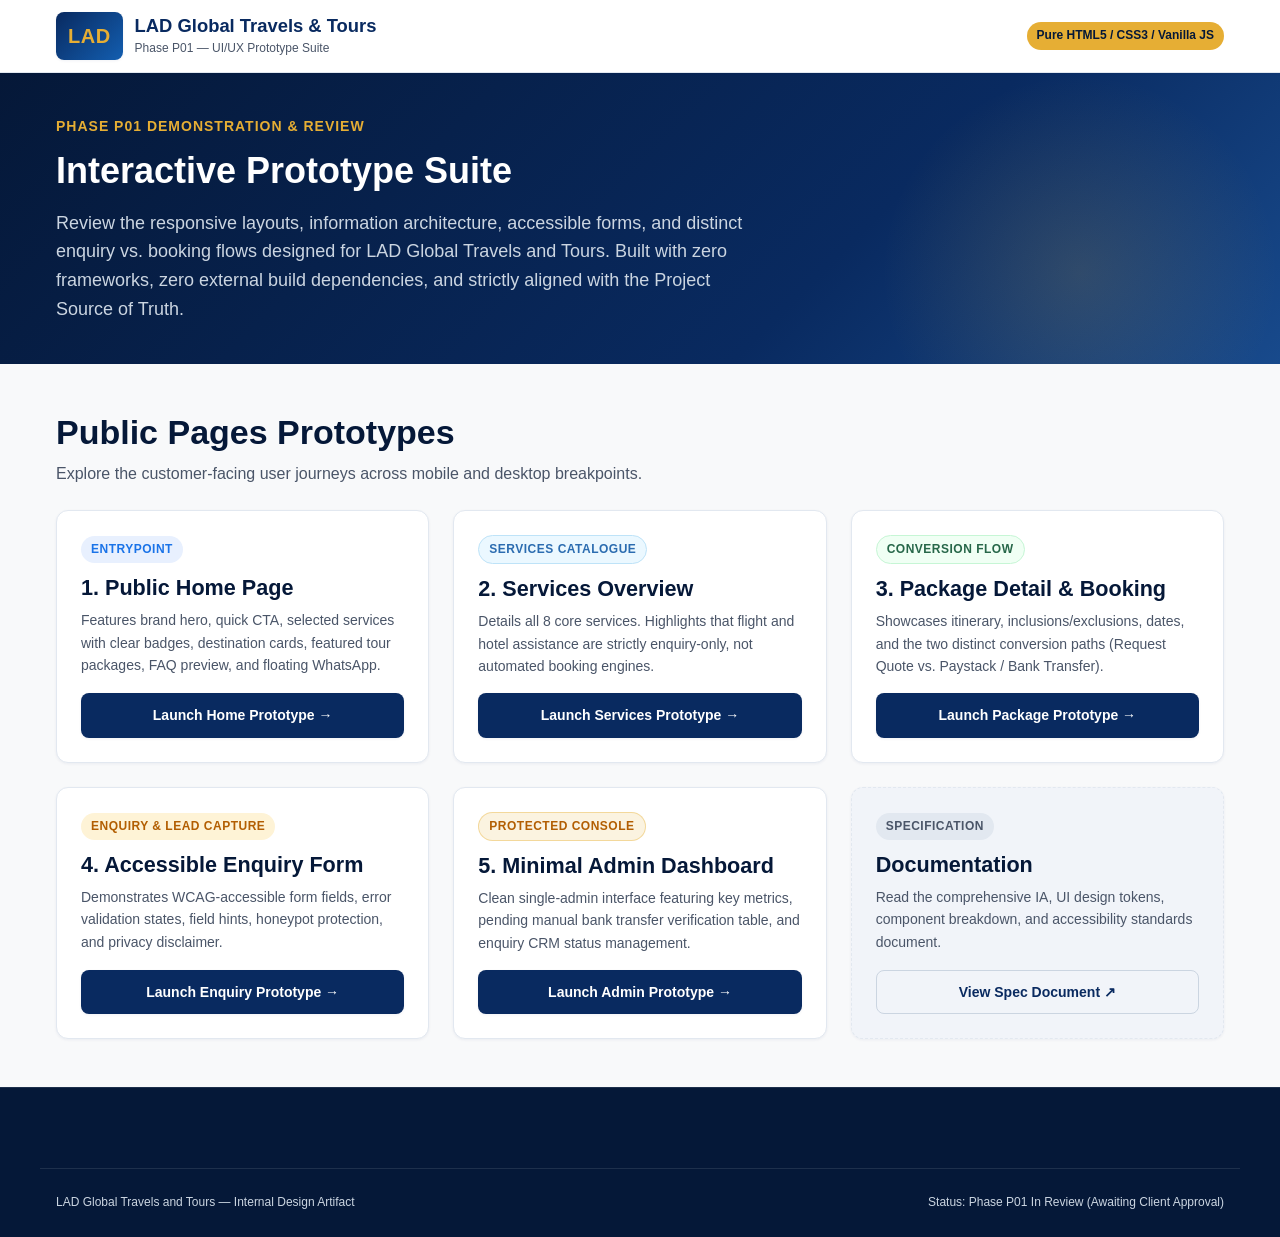
<file: prototypes/index.html>
<!DOCTYPE html>
<html lang="en">
<head>
  <meta charset="UTF-8">
  <meta name="viewport" content="width=device-width, initial-scale=1.0">
  <title>LAD Global Travels and Tours — UI/UX Prototypes (Phase P01)</title>
  <link rel="stylesheet" href="css/prototype.css">
  <style>
    .prototype-badge { background-color: var(--color-accent); color: var(--color-primary-dark); padding: 4px 10px; border-radius: var(--radius-pill); font-size: var(--font-size-xs); font-weight: 700; }
    .hub-card { background: var(--color-surface); border: 1px solid var(--color-border); border-radius: var(--radius-lg); padding: var(--space-6); box-shadow: var(--shadow-sm); display: flex; flex-direction: column; justify-content: space-between; }
  </style>
</head>
<body>
  <header class="site-header">
    <div class="container header-inner">
      <a href="index.html" class="brand-logo">
        <span class="brand-mark">LAD</span>
        <div>
          <span class="brand-name">LAD Global Travels & Tours</span>
          <span class="brand-tagline">Phase P01 — UI/UX Prototype Suite</span>
        </div>
      </a>
      <span class="prototype-badge">Pure HTML5 / CSS3 / Vanilla JS</span>
    </div>
  </header>

  <main>
    <section class="hero" style="padding: var(--space-10) 0;">
      <div class="container">
        <span class="hero-subtitle">Phase P01 Demonstration & Review</span>
        <h1 class="hero-title" style="font-size: 2.25rem;">Interactive Prototype Suite</h1>
        <p class="hero-description" style="max-width: 700px; margin-bottom: 0;">
          Review the responsive layouts, information architecture, accessible forms, and distinct enquiry vs. booking flows designed for LAD Global Travels and Tours. Built with zero frameworks, zero external build dependencies, and strictly aligned with the Project Source of Truth.
        </p>
      </div>
    </section>

    <section class="section">
      <div class="container">
        <h2 style="margin-bottom: var(--space-2);">Public Pages Prototypes</h2>
        <p class="text-muted" style="margin-bottom: var(--space-6);">Explore the customer-facing user journeys across mobile and desktop breakpoints.</p>

        <div class="grid-3">
          <div class="hub-card">
            <div>
              <span class="badge badge-info" style="margin-bottom: var(--space-3);">Entrypoint</span>
              <h3 style="margin-bottom: var(--space-2);">1. Public Home Page</h3>
              <p class="text-muted" style="font-size: var(--font-size-sm); margin-bottom: var(--space-4);">
                Features brand hero, quick CTA, selected services with clear badges, destination cards, featured tour packages, FAQ preview, and floating WhatsApp.
              </p>
            </div>
            <a href="home.html" class="btn btn-primary btn-block">Launch Home Prototype →</a>
          </div>

          <div class="hub-card">
            <div>
              <span class="badge badge-enquiry" style="margin-bottom: var(--space-3);">Services Catalogue</span>
              <h3 style="margin-bottom: var(--space-2);">2. Services Overview</h3>
              <p class="text-muted" style="font-size: var(--font-size-sm); margin-bottom: var(--space-4);">
                Details all 8 core services. Highlights that flight and hotel assistance are strictly enquiry-only, not automated booking engines.
              </p>
            </div>
            <a href="services.html" class="btn btn-primary btn-block">Launch Services Prototype →</a>
          </div>

          <div class="hub-card">
            <div>
              <span class="badge badge-bookable" style="margin-bottom: var(--space-3);">Conversion Flow</span>
              <h3 style="margin-bottom: var(--space-2);">3. Package Detail & Booking</h3>
              <p class="text-muted" style="font-size: var(--font-size-sm); margin-bottom: var(--space-4);">
                Showcases itinerary, inclusions/exclusions, dates, and the two distinct conversion paths (Request Quote vs. Paystack / Bank Transfer).
              </p>
            </div>
            <a href="package-detail.html" class="btn btn-primary btn-block">Launch Package Prototype →</a>
          </div>

          <div class="hub-card">
            <div>
              <span class="badge badge-warning" style="margin-bottom: var(--space-3);">Enquiry & Lead Capture</span>
              <h3 style="margin-bottom: var(--space-2);">4. Accessible Enquiry Form</h3>
              <p class="text-muted" style="font-size: var(--font-size-sm); margin-bottom: var(--space-4);">
                Demonstrates WCAG-accessible form fields, error validation states, field hints, honeypot protection, and privacy disclaimer.
              </p>
            </div>
            <a href="enquiry.html" class="btn btn-primary btn-block">Launch Enquiry Prototype →</a>
          </div>

          <div class="hub-card">
            <div>
              <span class="badge badge-gold" style="margin-bottom: var(--space-3);">Protected Console</span>
              <h3 style="margin-bottom: var(--space-2);">5. Minimal Admin Dashboard</h3>
              <p class="text-muted" style="font-size: var(--font-size-sm); margin-bottom: var(--space-4);">
                Clean single-admin interface featuring key metrics, pending manual bank transfer verification table, and enquiry CRM status management.
              </p>
            </div>
            <a href="admin-dashboard.html" class="btn btn-primary btn-block">Launch Admin Prototype →</a>
          </div>

          <div class="hub-card" style="background-color: var(--color-surface-subtle); border-style: dashed;">
            <div>
              <span class="badge" style="background: #E2E8F0; color: #4A5568; margin-bottom: var(--space-3);">Specification</span>
              <h3 style="margin-bottom: var(--space-2);">Documentation</h3>
              <p class="text-muted" style="font-size: var(--font-size-sm); margin-bottom: var(--space-4);">
                Read the comprehensive IA, UI design tokens, component breakdown, and accessibility standards document.
              </p>
            </div>
            <a href="../IA_AND_UI_SPECIFICATION.md" class="btn btn-outline btn-block">View Spec Document ↗</a>
          </div>
        </div>
      </div>
    </section>
  </main>

  <footer class="site-footer">
    <div class="container footer-bottom">
      <span>LAD Global Travels and Tours — Internal Design Artifact</span>
      <span>Status: Phase P01 In Review (Awaiting Client Approval)</span>
    </div>
  </footer>
</body>
</html>
</file>
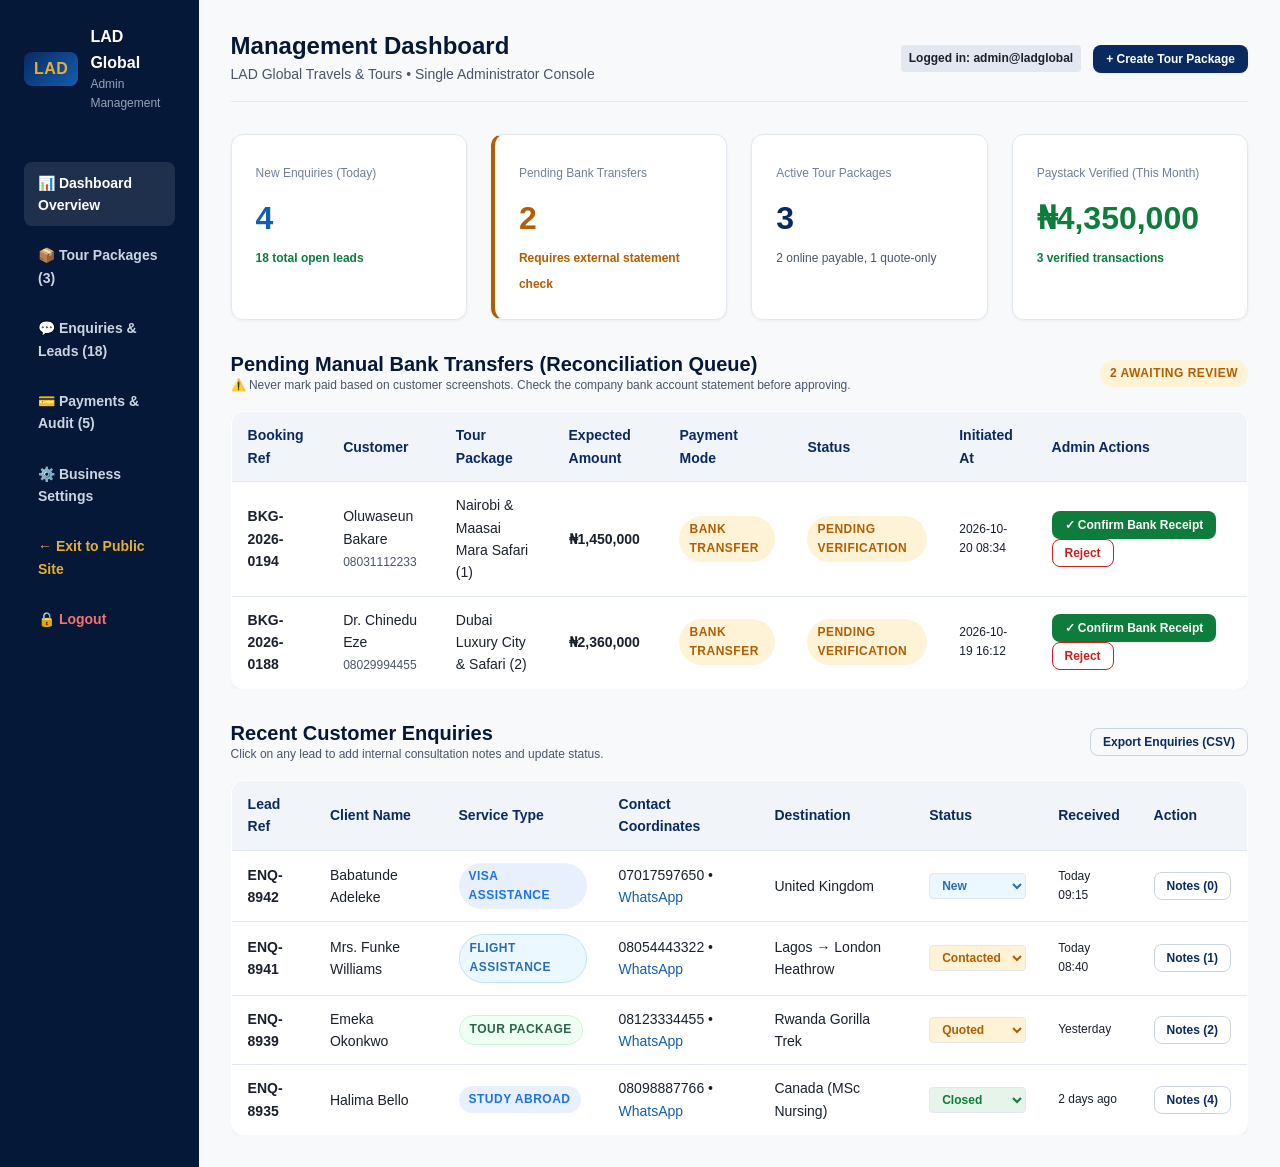
<file: prototypes/admin-dashboard.html>
<!DOCTYPE html>
<html lang="en">
<head>
  <meta charset="UTF-8">
  <meta name="viewport" content="width=device-width, initial-scale=1.0">
  <title>Admin Console — LAD Global Travels and Tours</title>
  <link rel="stylesheet" href="css/prototype.css">
  <style>
    body { background-color: #F1F5F9; }
    .status-select { padding: 4px 8px; border-radius: var(--radius-sm); border: 1px solid var(--color-border); font-size: var(--font-size-xs); font-weight: 600; }
  </style>
</head>
<body>

  <div class="admin-shell">
    <!-- Minimal Admin Sidebar -->
    <aside class="admin-sidebar">
      <div class="brand-logo" style="margin-bottom: var(--space-4);">
        <span class="brand-mark" style="padding: 4px 10px; font-size: 1rem;">LAD</span>
        <div>
          <span class="brand-name" style="color: #FFFFFF; font-size: 1rem;">LAD Global</span>
          <span class="brand-tagline" style="color: #94A3B8;">Admin Management</span>
        </div>
      </div>

      <nav aria-label="Admin Navigation">
        <ul class="admin-nav">
          <li class="admin-nav-item"><a href="admin-dashboard.html" class="active">📊 Dashboard Overview</a></li>
          <li class="admin-nav-item"><a href="#">📦 Tour Packages (3)</a></li>
          <li class="admin-nav-item"><a href="#">💬 Enquiries & Leads (18)</a></li>
          <li class="admin-nav-item"><a href="#">💳 Payments & Audit (5)</a></li>
          <li class="admin-nav-item"><a href="#">⚙️ Business Settings</a></li>
          <li class="admin-nav-item" style="margin-top: auto;"><a href="home.html" style="color: var(--color-accent);">← Exit to Public Site</a></li>
          <li class="admin-nav-item"><a href="#" style="color: #F87171;">🔒 Logout</a></li>
        </ul>
      </nav>
    </aside>

    <!-- Main Admin Workspace -->
    <main class="admin-main">
      <header class="admin-topbar">
        <div>
          <h1 style="font-size: 1.5rem; margin-bottom: 2px;">Management Dashboard</h1>
          <p class="text-muted" style="font-size: var(--font-size-sm); margin-bottom: 0;">LAD Global Travels & Tours • Single Administrator Console</p>
        </div>
        <div style="display: flex; gap: var(--space-3); align-items: center;">
          <span style="font-size: var(--font-size-xs); background: #E2E8F0; padding: 4px 8px; border-radius: var(--radius-sm); font-weight: 600;">Logged in: admin@ladglobal</span>
          <button class="btn btn-primary btn-sm">+ Create Tour Package</button>
        </div>
      </header>

      <!-- Key KPI Tiles -->
      <section style="margin-bottom: var(--space-8);">
        <div class="grid-4">
          <div class="metric-card">
            <span class="price-label">New Enquiries (Today)</span>
            <div class="metric-val" style="color: var(--color-primary-light);">4</div>
            <span style="font-size: var(--font-size-xs); color: var(--color-success); font-weight: 600;">18 total open leads</span>
          </div>

          <div class="metric-card" style="border-left: 4px solid var(--color-warning);">
            <span class="price-label">Pending Bank Transfers</span>
            <div class="metric-val" style="color: var(--color-warning);">2</div>
            <span style="font-size: var(--font-size-xs); color: var(--color-warning); font-weight: 600;">Requires external statement check</span>
          </div>

          <div class="metric-card">
            <span class="price-label">Active Tour Packages</span>
            <div class="metric-val" style="color: var(--color-primary);">3</div>
            <span style="font-size: var(--font-size-xs); color: var(--color-text-muted);">2 online payable, 1 quote-only</span>
          </div>

          <div class="metric-card">
            <span class="price-label">Paystack Verified (This Month)</span>
            <div class="metric-val" style="color: var(--color-success);">₦4,350,000</div>
            <span style="font-size: var(--font-size-xs); color: var(--color-success); font-weight: 600;">3 verified transactions</span>
          </div>
        </div>
      </section>

      <!-- Section: Pending Manual Bank Transfers (Critical Audit Gate) -->
      <section style="margin-bottom: var(--space-8);">
        <div class="flex-between" style="margin-bottom: var(--space-4);">
          <div>
            <h2 style="font-size: 1.25rem;">Pending Manual Bank Transfers (Reconciliation Queue)</h2>
            <p class="text-muted" style="font-size: var(--font-size-xs); margin-bottom: 0;">
              ⚠️ Never mark paid based on customer screenshots. Check the company bank account statement before approving.
            </p>
          </div>
          <span class="badge badge-warning">2 Awaiting Review</span>
        </div>

        <div style="overflow-x: auto;">
          <table class="data-table">
            <thead>
              <tr>
                <th>Booking Ref</th>
                <th>Customer</th>
                <th>Tour Package</th>
                <th>Expected Amount</th>
                <th>Payment Mode</th>
                <th>Status</th>
                <th>Initiated At</th>
                <th>Admin Actions</th>
              </tr>
            </thead>
            <tbody>
              <tr>
                <td><strong>BKG-2026-0194</strong></td>
                <td>Oluwaseun Bakare<br><span style="font-size: var(--font-size-xs); color: var(--color-text-muted);">08031112233</span></td>
                <td>Nairobi & Maasai Mara Safari (1)</td>
                <td><strong>₦1,450,000</strong></td>
                <td><span class="badge badge-warning">Bank Transfer</span></td>
                <td><span class="badge badge-warning">Pending Verification</span></td>
                <td style="font-size: var(--font-size-xs);">2026-10-20 08:34</td>
                <td>
                  <button class="btn btn-primary btn-sm" style="background-color: var(--color-success); margin-right: 4px;">✓ Confirm Bank Receipt</button>
                  <button class="btn btn-outline btn-sm" style="color: var(--color-danger); border-color: var(--color-danger);">Reject</button>
                </td>
              </tr>
              <tr>
                <td><strong>BKG-2026-0188</strong></td>
                <td>Dr. Chinedu Eze<br><span style="font-size: var(--font-size-xs); color: var(--color-text-muted);">08029994455</span></td>
                <td>Dubai Luxury City & Safari (2)</td>
                <td><strong>₦2,360,000</strong></td>
                <td><span class="badge badge-warning">Bank Transfer</span></td>
                <td><span class="badge badge-warning">Pending Verification</span></td>
                <td style="font-size: var(--font-size-xs);">2026-10-19 16:12</td>
                <td>
                  <button class="btn btn-primary btn-sm" style="background-color: var(--color-success); margin-right: 4px;">✓ Confirm Bank Receipt</button>
                  <button class="btn btn-outline btn-sm" style="color: var(--color-danger); border-color: var(--color-danger);">Reject</button>
                </td>
              </tr>
            </tbody>
          </table>
        </div>
      </section>

      <!-- Section: Recent Customer Enquiries & Lead Statuses -->
      <section>
        <div class="flex-between" style="margin-bottom: var(--space-4);">
          <div>
            <h2 style="font-size: 1.25rem;">Recent Customer Enquiries</h2>
            <p class="text-muted" style="font-size: var(--font-size-xs); margin-bottom: 0;">Click on any lead to add internal consultation notes and update status.</p>
          </div>
          <button class="btn btn-outline btn-sm">Export Enquiries (CSV)</button>
        </div>

        <div style="overflow-x: auto;">
          <table class="data-table">
            <thead>
              <tr>
                <th>Lead Ref</th>
                <th>Client Name</th>
                <th>Service Type</th>
                <th>Contact Coordinates</th>
                <th>Destination</th>
                <th>Status</th>
                <th>Received</th>
                <th>Action</th>
              </tr>
            </thead>
            <tbody>
              <tr>
                <td><strong>ENQ-8942</strong></td>
                <td>Babatunde Adeleke</td>
                <td><span class="badge badge-info">Visa Assistance</span></td>
                <td>07017597650 • <a href="https://wa.me/2347017597650" target="_blank" rel="noopener">WhatsApp</a></td>
                <td>United Kingdom</td>
                <td>
                  <select class="status-select" style="background-color: #EBF8FF; color: #2B6CB0;">
                    <option selected>New</option>
                    <option>Contacted</option>
                    <option>Quoted</option>
                    <option>Closed</option>
                  </select>
                </td>
                <td style="font-size: var(--font-size-xs);">Today 09:15</td>
                <td><button class="btn btn-outline btn-sm">Notes (0)</button></td>
              </tr>
              <tr>
                <td><strong>ENQ-8941</strong></td>
                <td>Mrs. Funke Williams</td>
                <td><span class="badge badge-enquiry">Flight Assistance</span></td>
                <td>08054443322 • <a href="https://wa.me/2347017597650" target="_blank" rel="noopener">WhatsApp</a></td>
                <td>Lagos → London Heathrow</td>
                <td>
                  <select class="status-select" style="background-color: #FEF3D6; color: #B25E02;">
                    <option>New</option>
                    <option selected>Contacted</option>
                    <option>Quoted</option>
                    <option>Closed</option>
                  </select>
                </td>
                <td style="font-size: var(--font-size-xs);">Today 08:40</td>
                <td><button class="btn btn-outline btn-sm">Notes (1)</button></td>
              </tr>
              <tr>
                <td><strong>ENQ-8939</strong></td>
                <td>Emeka Okonkwo</td>
                <td><span class="badge badge-bookable">Tour Package</span></td>
                <td>08123334455 • <a href="https://wa.me/2347017597650" target="_blank" rel="noopener">WhatsApp</a></td>
                <td>Rwanda Gorilla Trek</td>
                <td>
                  <select class="status-select" style="background-color: #FEF3D6; color: #B25E02;">
                    <option>New</option>
                    <option>Contacted</option>
                    <option selected>Quoted</option>
                    <option>Closed</option>
                  </select>
                </td>
                <td style="font-size: var(--font-size-xs);">Yesterday</td>
                <td><button class="btn btn-outline btn-sm">Notes (2)</button></td>
              </tr>
              <tr>
                <td><strong>ENQ-8935</strong></td>
                <td>Halima Bello</td>
                <td><span class="badge badge-info">Study Abroad</span></td>
                <td>08098887766 • <a href="https://wa.me/2347017597650" target="_blank" rel="noopener">WhatsApp</a></td>
                <td>Canada (MSc Nursing)</td>
                <td>
                  <select class="status-select" style="background-color: #E6F4EA; color: #0E7C3A;">
                    <option>New</option>
                    <option>Contacted</option>
                    <option>Quoted</option>
                    <option selected>Closed</option>
                  </select>
                </td>
                <td style="font-size: var(--font-size-xs);">2 days ago</td>
                <td><button class="btn btn-outline btn-sm">Notes (4)</button></td>
              </tr>
            </tbody>
          </table>
        </div>
      </section>

    </main>
  </div>

  <script src="js/prototype.js"></script>
</body>
</html>
</file>
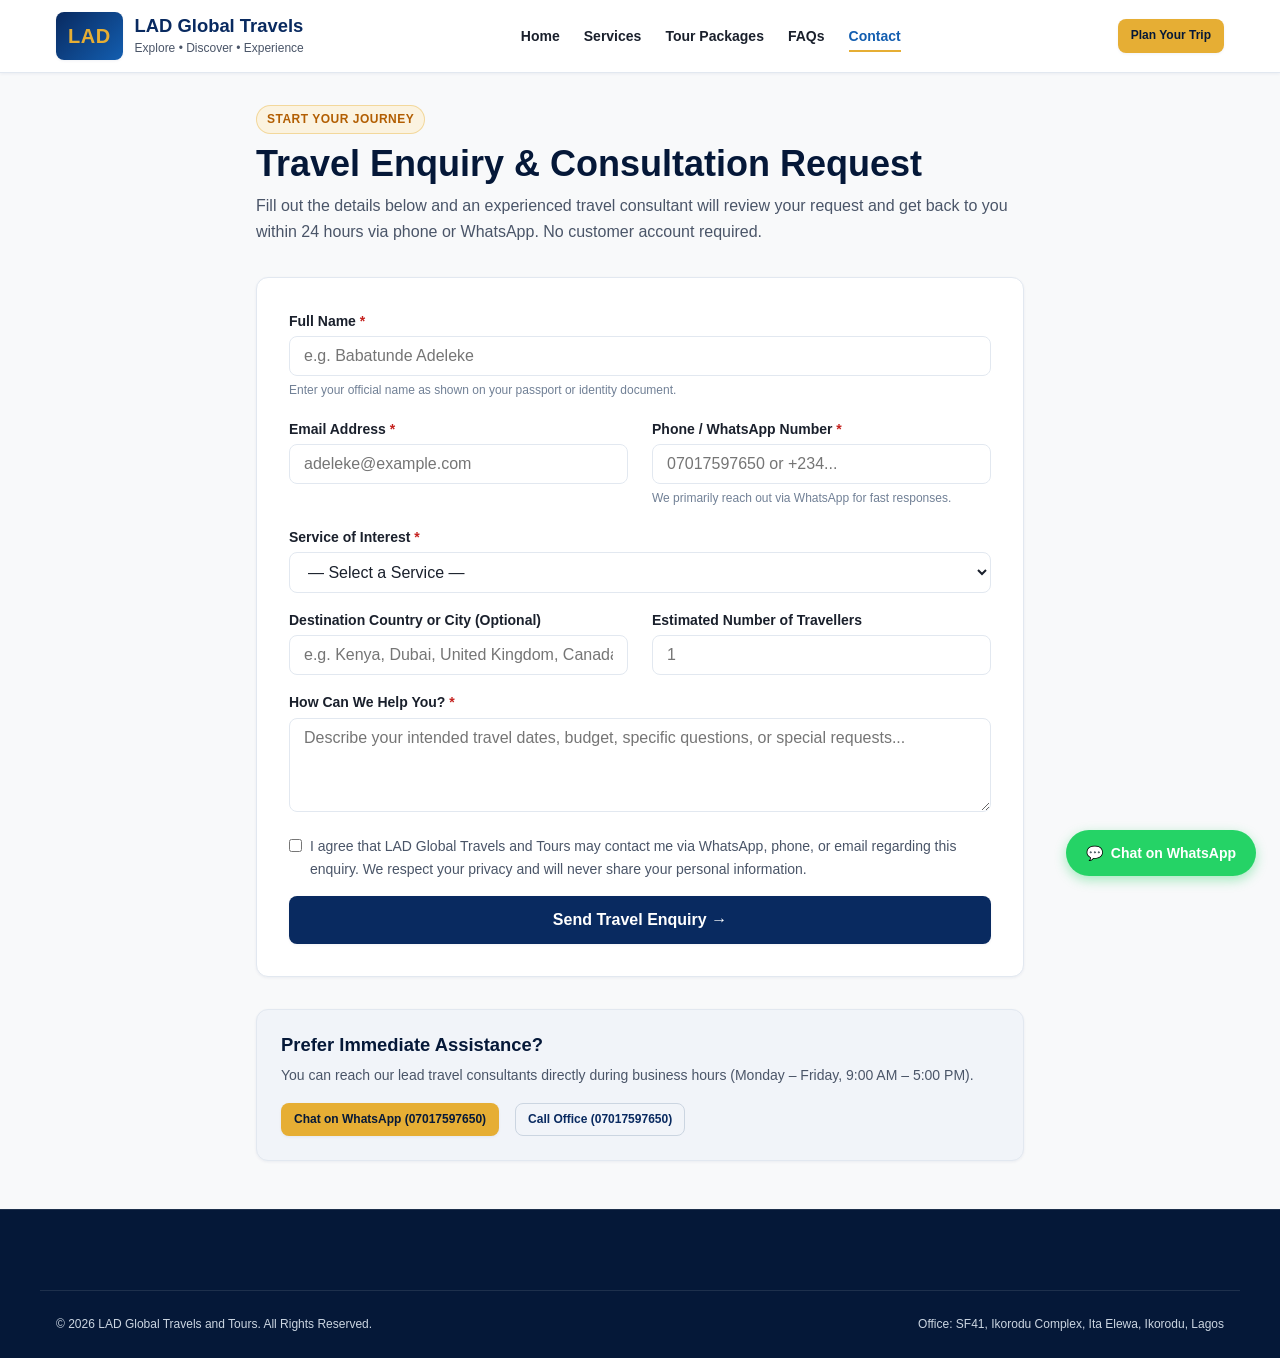
<file: prototypes/enquiry.html>
<!DOCTYPE html>
<html lang="en">
<head>
  <meta charset="UTF-8">
  <meta name="viewport" content="width=device-width, initial-scale=1.0">
  <title>Make an Enquiry or Request a Quote — LAD Global Travels</title>
  <meta name="description" content="Contact our travel specialists in Lagos. Submit your enquiry for visas, tour packages, flight booking assistance, or study abroad advisory.">
  <link rel="stylesheet" href="css/prototype.css">
</head>
<body>

  <!-- Site Navigation -->
  <header class="site-header">
    <div class="container header-inner">
      <a href="home.html" class="brand-logo" aria-label="LAD Global Travels Home">
        <span class="brand-mark">LAD</span>
        <div>
          <span class="brand-name">LAD Global Travels</span>
          <span class="brand-tagline">Explore • Discover • Experience</span>
        </div>
      </a>

      <nav aria-label="Primary Navigation">
        <ul class="nav-links">
          <li><a href="home.html" class="nav-link">Home</a></li>
          <li><a href="services.html" class="nav-link">Services</a></li>
          <li><a href="package-detail.html" class="nav-link">Tour Packages</a></li>
          <li><a href="home.html#faqSection" class="nav-link">FAQs</a></li>
          <li><a href="enquiry.html" class="nav-link active">Contact</a></li>
        </ul>
      </nav>

      <div class="header-cta-group">
        <a href="enquiry.html" class="btn btn-accent btn-sm">Plan Your Trip</a>
        <button id="mobileMenuToggle" class="mobile-menu-toggle" aria-label="Toggle navigation menu" aria-expanded="false">
          ☰
        </button>
      </div>
    </div>
  </header>

  <main>
    <section class="section" style="padding-top: var(--space-8);">
      <div class="container container-narrow">
        
        <!-- Header -->
        <div style="margin-bottom: var(--space-8);">
          <span class="badge badge-gold" style="margin-bottom: var(--space-2);">Start Your Journey</span>
          <h1 style="font-size: 2.25rem; margin-bottom: var(--space-2);">Travel Enquiry & Consultation Request</h1>
          <p class="text-muted" style="line-height: 1.6;">
            Fill out the details below and an experienced travel consultant will review your request and get back to you within 24 hours via phone or WhatsApp. No customer account required.
          </p>
        </div>

        <!-- Success Alert (Hidden by default, triggered on demo submit) -->
        <div id="formSuccessAlert" style="display: none; background-color: var(--color-success-bg); border: 1px solid var(--color-success); color: var(--color-success); padding: var(--space-4); border-radius: var(--radius-md); margin-bottom: var(--space-6);" role="alert">
          <h4 style="color: var(--color-success); margin-bottom: 4px;">✓ Enquiry Received Successfully!</h4>
          <p style="font-size: var(--font-size-sm); margin-bottom: 0;">
            Your reference code is <strong>ENQ-2026-8942</strong>. A travel consultant will contact you via WhatsApp at the phone number provided. You can also chat directly using our floating WhatsApp button.
          </p>
        </div>

        <!-- Accessible Enquiry Form -->
        <div class="card" style="padding: var(--space-8);">
          <form id="enquiryFormDemo" novalidate>

            <!-- Anti-Spam Honeypot Field (Hidden from real users) -->
            <div style="position: absolute; left: -9999px; top: -9999px;" aria-hidden="true">
              <label for="honeypot_field">Leave this field blank</label>
              <input type="text" id="honeypot_field" name="website_url_check" tabindex="-1" autocomplete="off">
            </div>

            <!-- Full Name -->
            <div class="form-group">
              <label for="fullName" class="form-label form-label-required">Full Name</label>
              <input type="text" id="fullName" class="form-control" placeholder="e.g. Babatunde Adeleke" required aria-describedby="fullName-hint fullName-error">
              <span id="fullName-hint" class="form-hint">Enter your official name as shown on your passport or identity document.</span>
              <span id="fullName-error" class="form-error-msg" style="display: none;" role="alert">Please enter your full name.</span>
            </div>

            <!-- Email & Phone Grid -->
            <div class="grid-2">
              <div class="form-group">
                <label for="emailAddress" class="form-label form-label-required">Email Address</label>
                <input type="email" id="emailAddress" class="form-control" placeholder="adeleke@example.com" required aria-describedby="emailAddress-error">
                <span id="emailAddress-error" class="form-error-msg" style="display: none;" role="alert">Please provide a valid email address.</span>
              </div>

              <div class="form-group">
                <label for="phoneNumber" class="form-label form-label-required">Phone / WhatsApp Number</label>
                <input type="tel" id="phoneNumber" class="form-control" placeholder="07017597650 or +234..." required aria-describedby="phoneNumber-hint phoneNumber-error">
                <span id="phoneNumber-hint" class="form-hint">We primarily reach out via WhatsApp for fast responses.</span>
                <span id="phoneNumber-error" class="form-error-msg" style="display: none;" role="alert">Please enter a valid phone number.</span>
              </div>
            </div>

            <!-- Service Selection -->
            <div class="form-group">
              <label for="serviceType" class="form-label form-label-required">Service of Interest</label>
              <select id="serviceType" class="form-control" required aria-describedby="serviceType-error">
                <option value="" disabled selected>— Select a Service —</option>
                <option value="visa">Visa Assistance & Application Guidance</option>
                <option value="tours">Holiday Tour Packages</option>
                <option value="flights">Flight Booking Assistance (Enquiry-Only)</option>
                <option value="hotels">Hotel Reservation Assistance (Enquiry-Only)</option>
                <option value="study">Study Abroad & Student Visa</option>
                <option value="pr">Canada Permanent Residency (PR)</option>
                <option value="cbi">Citizenship by Investment (CBI)</option>
                <option value="rbi">Residency by Investment (RBI)</option>
                <option value="general">General Travel Consultation</option>
              </select>
              <span id="serviceType-error" class="form-error-msg" style="display: none;" role="alert">Please select the service you are interested in.</span>
            </div>

            <!-- Destination & Dates Grid -->
            <div class="grid-2">
              <div class="form-group">
                <label for="destination" class="form-label">Destination Country or City (Optional)</label>
                <input type="text" id="destination" class="form-control" placeholder="e.g. Kenya, Dubai, United Kingdom, Canada">
              </div>

              <div class="form-group">
                <label for="travellerNum" class="form-label">Estimated Number of Travellers</label>
                <input type="number" id="travellerNum" class="form-control" placeholder="1" min="1" max="50">
              </div>
            </div>

            <!-- Message / Requirements -->
            <div class="form-group">
              <label for="messageText" class="form-label form-label-required">How Can We Help You?</label>
              <textarea id="messageText" class="form-control" rows="4" placeholder="Describe your intended travel dates, budget, specific questions, or special requests..." required aria-describedby="messageText-error"></textarea>
              <span id="messageText-error" class="form-error-msg" style="display: none;" role="alert">Please provide details regarding your enquiry.</span>
            </div>

            <!-- Privacy Notice & Consent -->
            <div class="form-group">
              <label class="form-checkbox-label">
                <input type="checkbox" id="consentCheck" required>
                <span>
                  I agree that LAD Global Travels and Tours may contact me via WhatsApp, phone, or email regarding this enquiry. We respect your privacy and will never share your personal information.
                </span>
              </label>
              <span id="consentCheck-error" class="form-error-msg" style="display: none;" role="alert">You must agree before submitting.</span>
            </div>

            <!-- Submit Button -->
            <button type="submit" class="btn btn-primary btn-lg btn-block" style="margin-top: var(--space-4);">
              Send Travel Enquiry →
            </button>
          </form>
        </div>

        <!-- Direct Office Info Card -->
        <div class="card" style="margin-top: var(--space-8); padding: var(--space-6); background-color: var(--color-surface-subtle);">
          <h3 style="margin-bottom: var(--space-2); font-size: 1.15rem;">Prefer Immediate Assistance?</h3>
          <p class="text-muted" style="font-size: var(--font-size-sm); margin-bottom: var(--space-4);">
            You can reach our lead travel consultants directly during business hours (Monday – Friday, 9:00 AM – 5:00 PM).
          </p>
          <div style="display: flex; gap: var(--space-4); flex-wrap: wrap;">
            <a href="https://wa.me/2347017597650" target="_blank" rel="noopener" class="btn btn-accent btn-sm">Chat on WhatsApp (07017597650)</a>
            <a href="tel:07017597650" class="btn btn-outline btn-sm">Call Office (07017597650)</a>
          </div>
        </div>

      </div>
    </section>
  </main>

  <footer class="site-footer">
    <div class="container footer-bottom">
      <div>© 2026 LAD Global Travels and Tours. All Rights Reserved.</div>
      <div>Office: SF41, Ikorodu Complex, Ita Elewa, Ikorodu, Lagos</div>
    </div>
  </footer>

  <a href="https://wa.me/2347017597650" class="whatsapp-floating" target="_blank" rel="noopener">
    <span>💬</span>
    <span>Chat on WhatsApp</span>
  </a>

  <script src="js/prototype.js"></script>
</body>
</html>
</file>
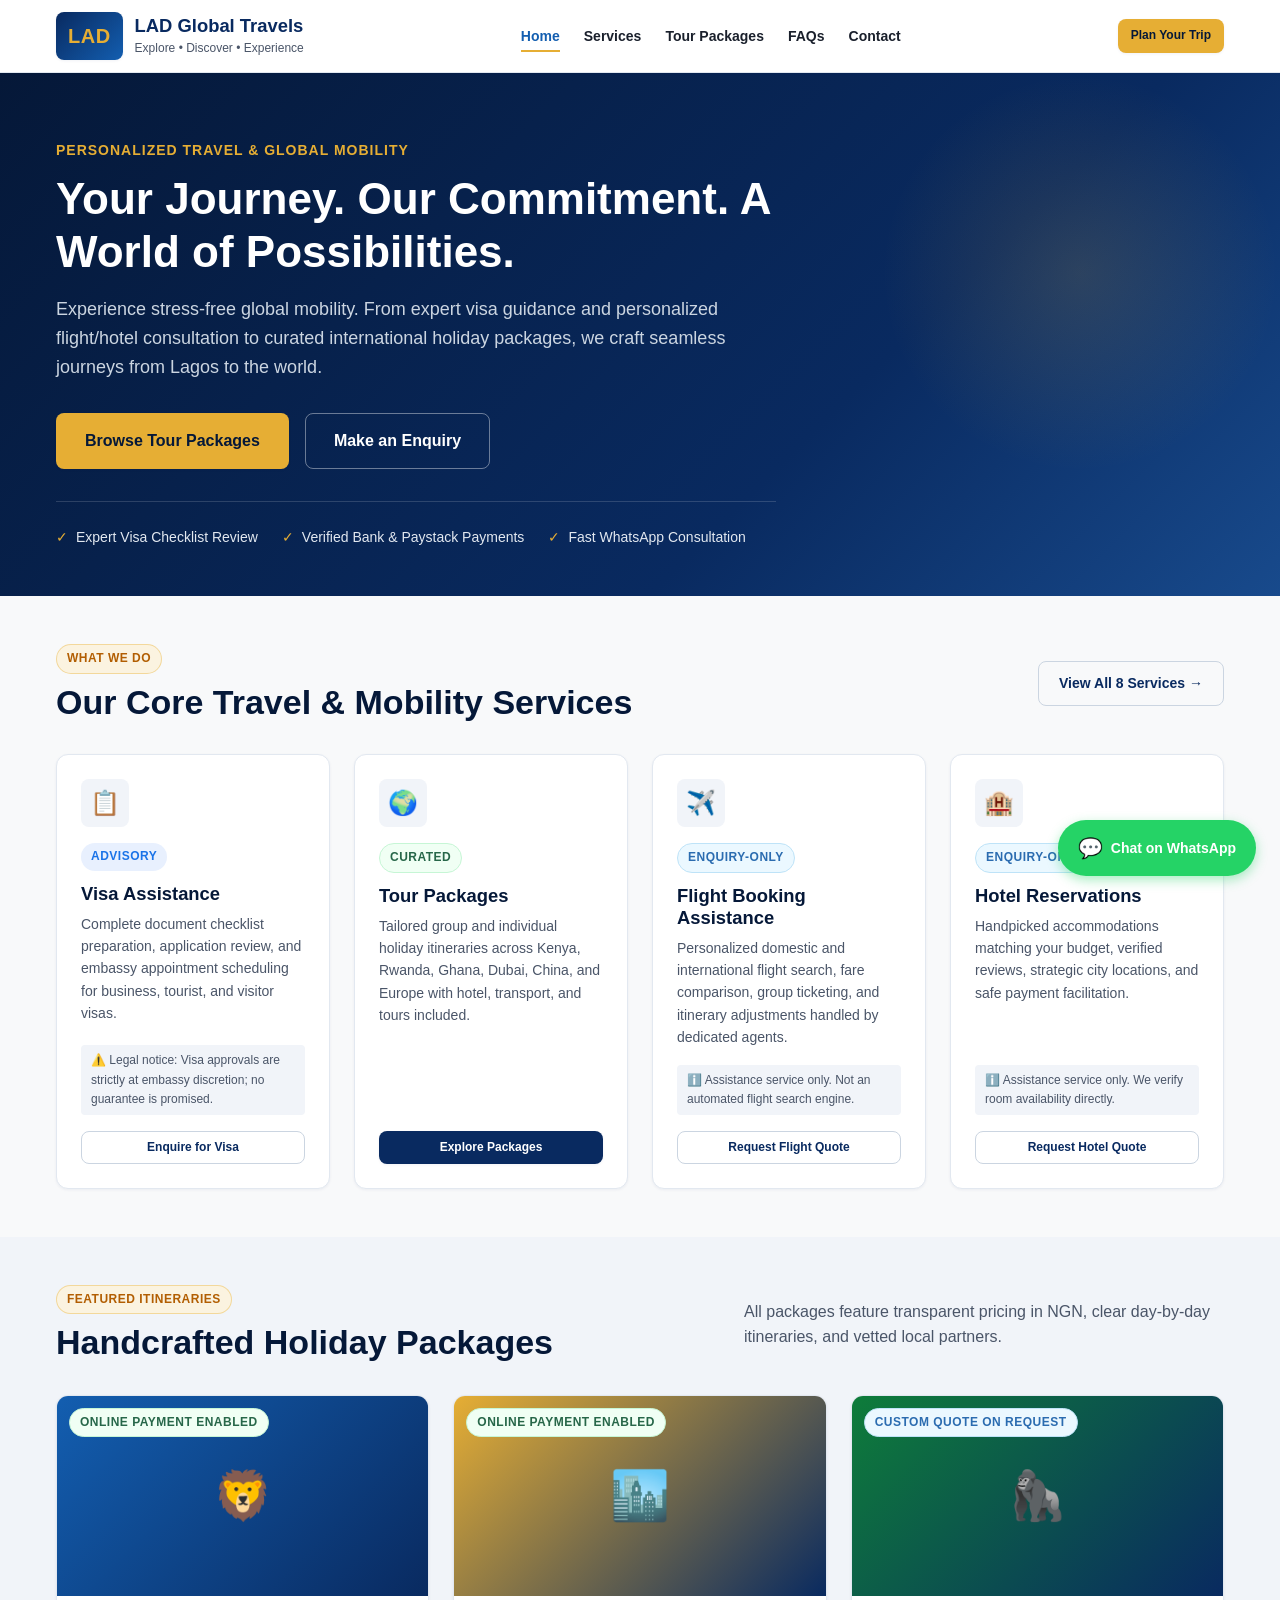
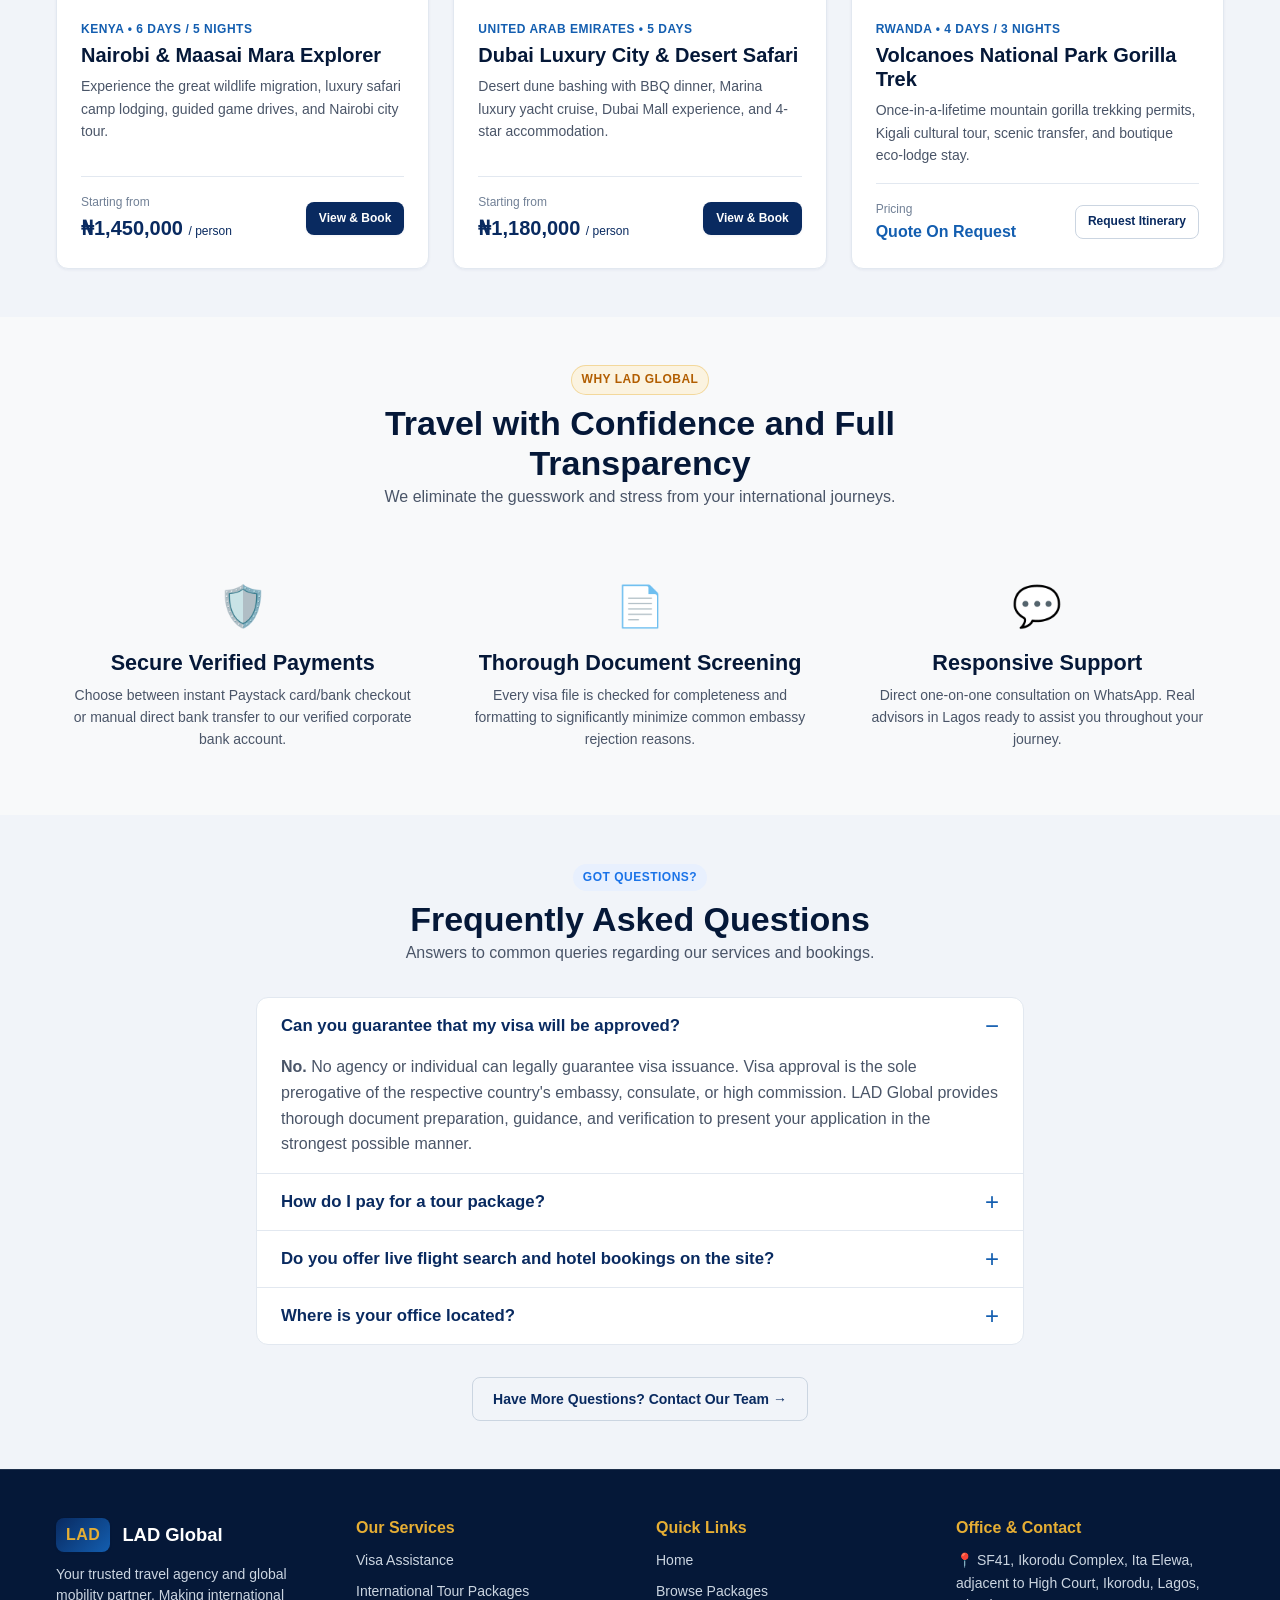
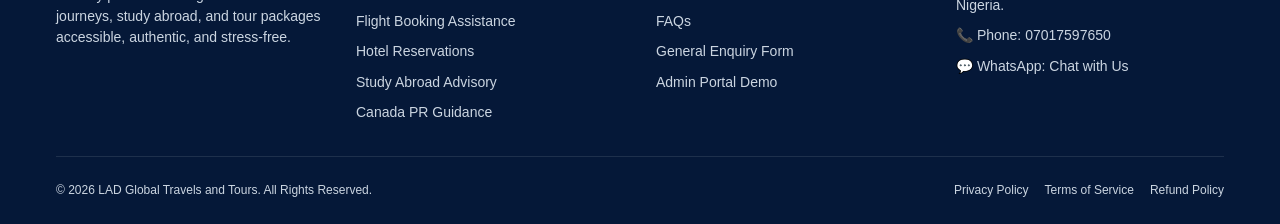
<file: prototypes/home.html>
<!DOCTYPE html>
<html lang="en">
<head>
  <meta charset="UTF-8">
  <meta name="viewport" content="width=device-width, initial-scale=1.0">
  <title>LAD Global Travels and Tours — Explore • Discover • Experience</title>
  <meta name="description" content="Professional travel assistance, visa guidance, and curated international tour packages from Lagos, Nigeria to destinations worldwide.">
  <link rel="stylesheet" href="css/prototype.css">
</head>
<body>

  <!-- Site Navigation -->
  <header class="site-header">
    <div class="container header-inner">
      <a href="home.html" class="brand-logo" aria-label="LAD Global Travels and Tours Home">
        <span class="brand-mark">LAD</span>
        <div>
          <span class="brand-name">LAD Global Travels</span>
          <span class="brand-tagline">Explore • Discover • Experience</span>
        </div>
      </a>

      <nav aria-label="Primary Navigation">
        <ul class="nav-links">
          <li><a href="home.html" class="nav-link active">Home</a></li>
          <li><a href="services.html" class="nav-link">Services</a></li>
          <li><a href="package-detail.html" class="nav-link">Tour Packages</a></li>
          <li><a href="#faqSection" class="nav-link">FAQs</a></li>
          <li><a href="enquiry.html" class="nav-link">Contact</a></li>
        </ul>
      </nav>

      <div class="header-cta-group">
        <a href="enquiry.html" class="btn btn-accent btn-sm">Plan Your Trip</a>
        <button id="mobileMenuToggle" class="mobile-menu-toggle" aria-label="Toggle navigation menu" aria-expanded="false">
          ☰
        </button>
      </div>
    </div>
  </header>

  <!-- Mobile Off-Canvas Drawer -->
  <div id="mobileNavDrawer" class="mobile-nav-drawer" role="dialog" aria-modal="true" aria-label="Mobile Navigation">
    <ul class="mobile-nav-links">
      <li><a href="home.html" class="mobile-nav-link">Home</a></li>
      <li><a href="services.html" class="mobile-nav-link">Our Services</a></li>
      <li><a href="package-detail.html" class="mobile-nav-link">Tour Packages</a></li>
      <li><a href="#faqSection" class="mobile-nav-link">FAQs</a></li>
      <li><a href="enquiry.html" class="mobile-nav-link">Contact Us</a></li>
      <li style="margin-top: var(--space-4);"><a href="enquiry.html" class="btn btn-primary btn-block">Plan Your Trip</a></li>
    </ul>
  </div>

  <main id="mainContent">
    <!-- Hero Section -->
    <section class="hero">
      <div class="container">
        <div class="hero-content">
          <span class="hero-subtitle">Personalized Travel & Global Mobility</span>
          <h1 class="hero-title">Your Journey. Our Commitment. A World of Possibilities.</h1>
          <p class="hero-description">
            Experience stress-free global mobility. From expert visa guidance and personalized flight/hotel consultation to curated international holiday packages, we craft seamless journeys from Lagos to the world.
          </p>
          <div class="hero-cta-group">
            <a href="package-detail.html" class="btn btn-accent btn-lg">Browse Tour Packages</a>
            <a href="enquiry.html" class="btn btn-outline btn-lg" style="color: #FFFFFF; border-color: rgba(255,255,255,0.4);">Make an Enquiry</a>
          </div>
          <div class="hero-trust-bar">
            <div class="trust-item"><span class="trust-icon">✓</span> Expert Visa Checklist Review</div>
            <div class="trust-item"><span class="trust-icon">✓</span> Verified Bank & Paystack Payments</div>
            <div class="trust-item"><span class="trust-icon">✓</span> Fast WhatsApp Consultation</div>
          </div>
        </div>
      </div>
    </section>

    <!-- Services Overview Section -->
    <section class="section">
      <div class="container">
        <div class="flex-between" style="margin-bottom: var(--space-8); flex-wrap: wrap; gap: var(--space-4);">
          <div>
            <span class="badge badge-gold" style="margin-bottom: var(--space-2);">What We Do</span>
            <h2>Our Core Travel & Mobility Services</h2>
          </div>
          <a href="services.html" class="btn btn-outline">View All 8 Services →</a>
        </div>

        <div class="grid-4">
          <!-- Service 1: Visa -->
          <div class="service-card">
            <div class="service-icon-box">📋</div>
            <span class="badge badge-info" style="align-self: flex-start; margin-bottom: var(--space-3);">Advisory</span>
            <h3 class="service-title">Visa Assistance</h3>
            <p class="service-desc">Complete document checklist preparation, application review, and embassy appointment scheduling for business, tourist, and visitor visas.</p>
            <div class="service-notice">⚠️ Legal notice: Visa approvals are strictly at embassy discretion; no guarantee is promised.</div>
            <a href="enquiry.html?service=visa" class="btn btn-outline btn-sm btn-block">Enquire for Visa</a>
          </div>

          <!-- Service 2: Tours -->
          <div class="service-card">
            <div class="service-icon-box">🌍</div>
            <span class="badge badge-bookable" style="align-self: flex-start; margin-bottom: var(--space-3);">Curated</span>
            <h3 class="service-title">Tour Packages</h3>
            <p class="service-desc">Tailored group and individual holiday itineraries across Kenya, Rwanda, Ghana, Dubai, China, and Europe with hotel, transport, and tours included.</p>
            <a href="package-detail.html" class="btn btn-primary btn-sm btn-block">Explore Packages</a>
          </div>

          <!-- Service 3: Flights (Enquiry-Only) -->
          <div class="service-card">
            <div class="service-icon-box">✈️</div>
            <span class="badge badge-enquiry" style="align-self: flex-start; margin-bottom: var(--space-3);">Enquiry-Only</span>
            <h3 class="service-title">Flight Booking Assistance</h3>
            <p class="service-desc">Personalized domestic and international flight search, fare comparison, group ticketing, and itinerary adjustments handled by dedicated agents.</p>
            <div class="service-notice">ℹ️ Assistance service only. Not an automated flight search engine.</div>
            <a href="enquiry.html?service=flights" class="btn btn-outline btn-sm btn-block">Request Flight Quote</a>
          </div>

          <!-- Service 4: Hotels (Enquiry-Only) -->
          <div class="service-card">
            <div class="service-icon-box">🏨</div>
            <span class="badge badge-enquiry" style="align-self: flex-start; margin-bottom: var(--space-3);">Enquiry-Only</span>
            <h3 class="service-title">Hotel Reservations</h3>
            <p class="service-desc">Handpicked accommodations matching your budget, verified reviews, strategic city locations, and safe payment facilitation.</p>
            <div class="service-notice">ℹ️ Assistance service only. We verify room availability directly.</div>
            <a href="enquiry.html?service=hotels" class="btn btn-outline btn-sm btn-block">Request Hotel Quote</a>
          </div>
        </div>
      </div>
    </section>

    <!-- Featured Tour Packages Section -->
    <section class="section section-subtle">
      <div class="container">
        <div class="flex-between" style="margin-bottom: var(--space-8); flex-wrap: wrap; gap: var(--space-4);">
          <div>
            <span class="badge badge-gold" style="margin-bottom: var(--space-2);">Featured Itineraries</span>
            <h2>Handcrafted Holiday Packages</h2>
          </div>
          <p class="text-muted" style="max-width: 480px;">All packages feature transparent pricing in NGN, clear day-by-day itineraries, and vetted local partners.</p>
        </div>

        <div class="grid-3">
          <!-- Package 1: Kenya Safari (Payable) -->
          <div class="card">
            <div class="card-media" style="background: linear-gradient(135deg, #135EB0 0%, #092A60 100%); display: flex; align-items: center; justify-content: center; color: #FFFFFF;">
              <span style="font-size: 3rem;">🦁</span>
              <span class="card-badge-top badge badge-bookable">Online Payment Enabled</span>
            </div>
            <div class="card-body">
              <span class="card-destination">Kenya • 6 Days / 5 Nights</span>
              <h3 class="card-title">Nairobi & Maasai Mara Explorer</h3>
              <p class="card-text">Experience the great wildlife migration, luxury safari camp lodging, guided game drives, and Nairobi city tour.</p>
              <div class="card-footer">
                <div class="price-display">
                  <span class="price-label">Starting from</span>
                  <span class="price-amount">₦1,450,000 <span style="font-size: var(--font-size-xs); font-weight: 500;">/ person</span></span>
                </div>
                <a href="package-detail.html" class="btn btn-primary btn-sm">View & Book</a>
              </div>
            </div>
          </div>

          <!-- Package 2: Dubai Leisure (Payable) -->
          <div class="card">
            <div class="card-media" style="background: linear-gradient(135deg, #E6AE34 0%, #092A60 100%); display: flex; align-items: center; justify-content: center; color: #FFFFFF;">
              <span style="font-size: 3rem;">🏙️</span>
              <span class="card-badge-top badge badge-bookable">Online Payment Enabled</span>
            </div>
            <div class="card-body">
              <span class="card-destination">United Arab Emirates • 5 Days</span>
              <h3 class="card-title">Dubai Luxury City & Desert Safari</h3>
              <p class="card-text">Desert dune bashing with BBQ dinner, Marina luxury yacht cruise, Dubai Mall experience, and 4-star accommodation.</p>
              <div class="card-footer">
                <div class="price-display">
                  <span class="price-label">Starting from</span>
                  <span class="price-amount">₦1,180,000 <span style="font-size: var(--font-size-xs); font-weight: 500;">/ person</span></span>
                </div>
                <a href="package-detail.html" class="btn btn-primary btn-sm">View & Book</a>
              </div>
            </div>
          </div>

          <!-- Package 3: Rwanda Gorilla Trek (Enquiry / Custom Quote) -->
          <div class="card">
            <div class="card-media" style="background: linear-gradient(135deg, #0E7C3A 0%, #092A60 100%); display: flex; align-items: center; justify-content: center; color: #FFFFFF;">
              <span style="font-size: 3rem;">🦍</span>
              <span class="card-badge-top badge badge-enquiry">Custom Quote On Request</span>
            </div>
            <div class="card-body">
              <span class="card-destination">Rwanda • 4 Days / 3 Nights</span>
              <h3 class="card-title">Volcanoes National Park Gorilla Trek</h3>
              <p class="card-text">Once-in-a-lifetime mountain gorilla trekking permits, Kigali cultural tour, scenic transfer, and boutique eco-lodge stay.</p>
              <div class="card-footer">
                <div class="price-display">
                  <span class="price-label">Pricing</span>
                  <span class="price-amount" style="font-size: 1rem; color: var(--color-primary-light);">Quote On Request</span>
                </div>
                <a href="enquiry.html?package=rwanda-gorilla" class="btn btn-outline btn-sm">Request Itinerary</a>
              </div>
            </div>
          </div>
        </div>
      </div>
    </section>

    <!-- Why Choose Us / Trust Pillars -->
    <section class="section">
      <div class="container">
        <div class="text-center" style="max-width: 680px; margin: 0 auto var(--space-12);">
          <span class="badge badge-gold" style="margin-bottom: var(--space-2);">Why LAD Global</span>
          <h2>Travel with Confidence and Full Transparency</h2>
          <p class="text-muted">We eliminate the guesswork and stress from your international journeys.</p>
        </div>

        <div class="grid-3">
          <div style="text-align: center; padding: var(--space-4);">
            <div style="font-size: 2.5rem; margin-bottom: var(--space-3);">🛡️</div>
            <h3 style="margin-bottom: var(--space-2);">Secure Verified Payments</h3>
            <p class="text-muted" style="font-size: var(--font-size-sm);">Choose between instant Paystack card/bank checkout or manual direct bank transfer to our verified corporate bank account.</p>
          </div>
          <div style="text-align: center; padding: var(--space-4);">
            <div style="font-size: 2.5rem; margin-bottom: var(--space-3);">📄</div>
            <h3 style="margin-bottom: var(--space-2);">Thorough Document Screening</h3>
            <p class="text-muted" style="font-size: var(--font-size-sm);">Every visa file is checked for completeness and formatting to significantly minimize common embassy rejection reasons.</p>
          </div>
          <div style="text-align: center; padding: var(--space-4);">
            <div style="font-size: 2.5rem; margin-bottom: var(--space-3);">💬</div>
            <h3 style="margin-bottom: var(--space-2);">Responsive Support</h3>
            <p class="text-muted" style="font-size: var(--font-size-sm);">Direct one-on-one consultation on WhatsApp. Real advisors in Lagos ready to assist you throughout your journey.</p>
          </div>
        </div>
      </div>
    </section>

    <!-- FAQ Preview Section (Accordion) -->
    <section id="faqSection" class="section section-subtle">
      <div class="container container-narrow">
        <div class="text-center" style="margin-bottom: var(--space-8);">
          <span class="badge badge-info" style="margin-bottom: var(--space-2);">Got Questions?</span>
          <h2>Frequently Asked Questions</h2>
          <p class="text-muted">Answers to common queries regarding our services and bookings.</p>
        </div>

        <div class="accordion">
          <!-- FAQ 1 -->
          <div class="accordion-item is-open">
            <button class="accordion-header" aria-expanded="true">
              Can you guarantee that my visa will be approved?
            </button>
            <div class="accordion-content">
              <p><strong>No.</strong> No agency or individual can legally guarantee visa issuance. Visa approval is the sole prerogative of the respective country's embassy, consulate, or high commission. LAD Global provides thorough document preparation, guidance, and verification to present your application in the strongest possible manner.</p>
            </div>
          </div>

          <!-- FAQ 2 -->
          <div class="accordion-item">
            <button class="accordion-header" aria-expanded="false">
              How do I pay for a tour package?
            </button>
            <div class="accordion-content">
              <p>For packages marked with online booking, you can pay directly on our website using <strong>Paystack</strong> (debit card, bank transfer, USSD) or via <strong>Direct Manual Bank Transfer</strong> to our verified corporate account. Bank transfers remain pending until verified on our bank statement.</p>
            </div>
          </div>

          <!-- FAQ 3 -->
          <div class="accordion-item">
            <button class="accordion-header" aria-expanded="false">
              Do you offer live flight search and hotel bookings on the site?
            </button>
            <div class="accordion-content">
              <p>We provide <strong>personalized flight and hotel booking assistance</strong> through our experienced travel consultants. You can submit your travel dates and route via our enquiry form, and an agent will curate the best options, compare fares, and confirm reservations for you.</p>
            </div>
          </div>

          <!-- FAQ 4 -->
          <div class="accordion-item">
            <button class="accordion-header" aria-expanded="false">
              Where is your office located?
            </button>
            <div class="accordion-content">
              <p>Our office is located at <strong>SF41, Ikorodu Complex, Ita Elewa, adjacent to High Court, Ikorodu, Lagos, Nigeria</strong>. You are welcome to visit us during regular business hours or reach us on WhatsApp at <strong>07017597650</strong>.</p>
            </div>
          </div>
        </div>

        <div class="text-center" style="margin-top: var(--space-8);">
          <a href="enquiry.html" class="btn btn-outline">Have More Questions? Contact Our Team →</a>
        </div>
      </div>
    </section>
  </main>

  <!-- Site Footer -->
  <footer class="site-footer">
    <div class="container">
      <div class="grid-4" style="gap: var(--space-8);">
        <div>
          <div class="brand-logo" style="margin-bottom: var(--space-3);">
            <span class="brand-mark" style="padding: 4px 10px; font-size: 1rem;">LAD</span>
            <span class="brand-name" style="color: #FFFFFF;">LAD Global</span>
          </div>
          <p style="font-size: var(--font-size-sm); line-height: 1.5; color: #CBD5E1;">
            Your trusted travel agency and global mobility partner. Making international journeys, study abroad, and tour packages accessible, authentic, and stress-free.
          </p>
        </div>

        <div>
          <h4 style="color: var(--color-accent); margin-bottom: var(--space-3); font-size: 1rem;">Our Services</h4>
          <ul style="list-style: none; display: flex; flex-direction: column; gap: var(--space-2); font-size: var(--font-size-sm);">
            <li><a href="services.html#visa">Visa Assistance</a></li>
            <li><a href="package-detail.html">International Tour Packages</a></li>
            <li><a href="services.html#flights">Flight Booking Assistance</a></li>
            <li><a href="services.html#hotels">Hotel Reservations</a></li>
            <li><a href="services.html#study">Study Abroad Advisory</a></li>
            <li><a href="services.html#pr">Canada PR Guidance</a></li>
          </ul>
        </div>

        <div>
          <h4 style="color: var(--color-accent); margin-bottom: var(--space-3); font-size: 1rem;">Quick Links</h4>
          <ul style="list-style: none; display: flex; flex-direction: column; gap: var(--space-2); font-size: var(--font-size-sm);">
            <li><a href="home.html">Home</a></li>
            <li><a href="package-detail.html">Browse Packages</a></li>
            <li><a href="#faqSection">FAQs</a></li>
            <li><a href="enquiry.html">General Enquiry Form</a></li>
            <li><a href="admin-dashboard.html">Admin Portal Demo</a></li>
          </ul>
        </div>

        <div>
          <h4 style="color: var(--color-accent); margin-bottom: var(--space-3); font-size: 1rem;">Office & Contact</h4>
          <p style="font-size: var(--font-size-sm); color: #CBD5E1; margin-bottom: var(--space-2);">
            📍 SF41, Ikorodu Complex, Ita Elewa, adjacent to High Court, Ikorodu, Lagos, Nigeria.
          </p>
          <p style="font-size: var(--font-size-sm); color: #CBD5E1; margin-bottom: var(--space-2);">
            📞 Phone: <a href="tel:07017597650">07017597650</a>
          </p>
          <p style="font-size: var(--font-size-sm); color: #CBD5E1;">
            💬 WhatsApp: <a href="https://wa.me/2347017597650" target="_blank" rel="noopener">Chat with Us</a>
          </p>
        </div>
      </div>

      <div class="footer-bottom">
        <div>© 2026 LAD Global Travels and Tours. All Rights Reserved.</div>
        <div style="display: flex; gap: var(--space-4);">
          <a href="#">Privacy Policy</a>
          <a href="#">Terms of Service</a>
          <a href="#">Refund Policy</a>
        </div>
      </div>
    </div>
  </footer>

  <!-- Persistent Floating WhatsApp Button -->
  <a href="https://wa.me/2347017597650" class="whatsapp-floating" target="_blank" rel="noopener" aria-label="Chat with LAD Global Travels on WhatsApp">
    <span style="font-size: 1.25rem;">💬</span>
    <span>Chat on WhatsApp</span>
  </a>

  <!-- Prototype Vanilla Scripts -->
  <script src="js/prototype.js"></script>
</body>
</html>
</file>
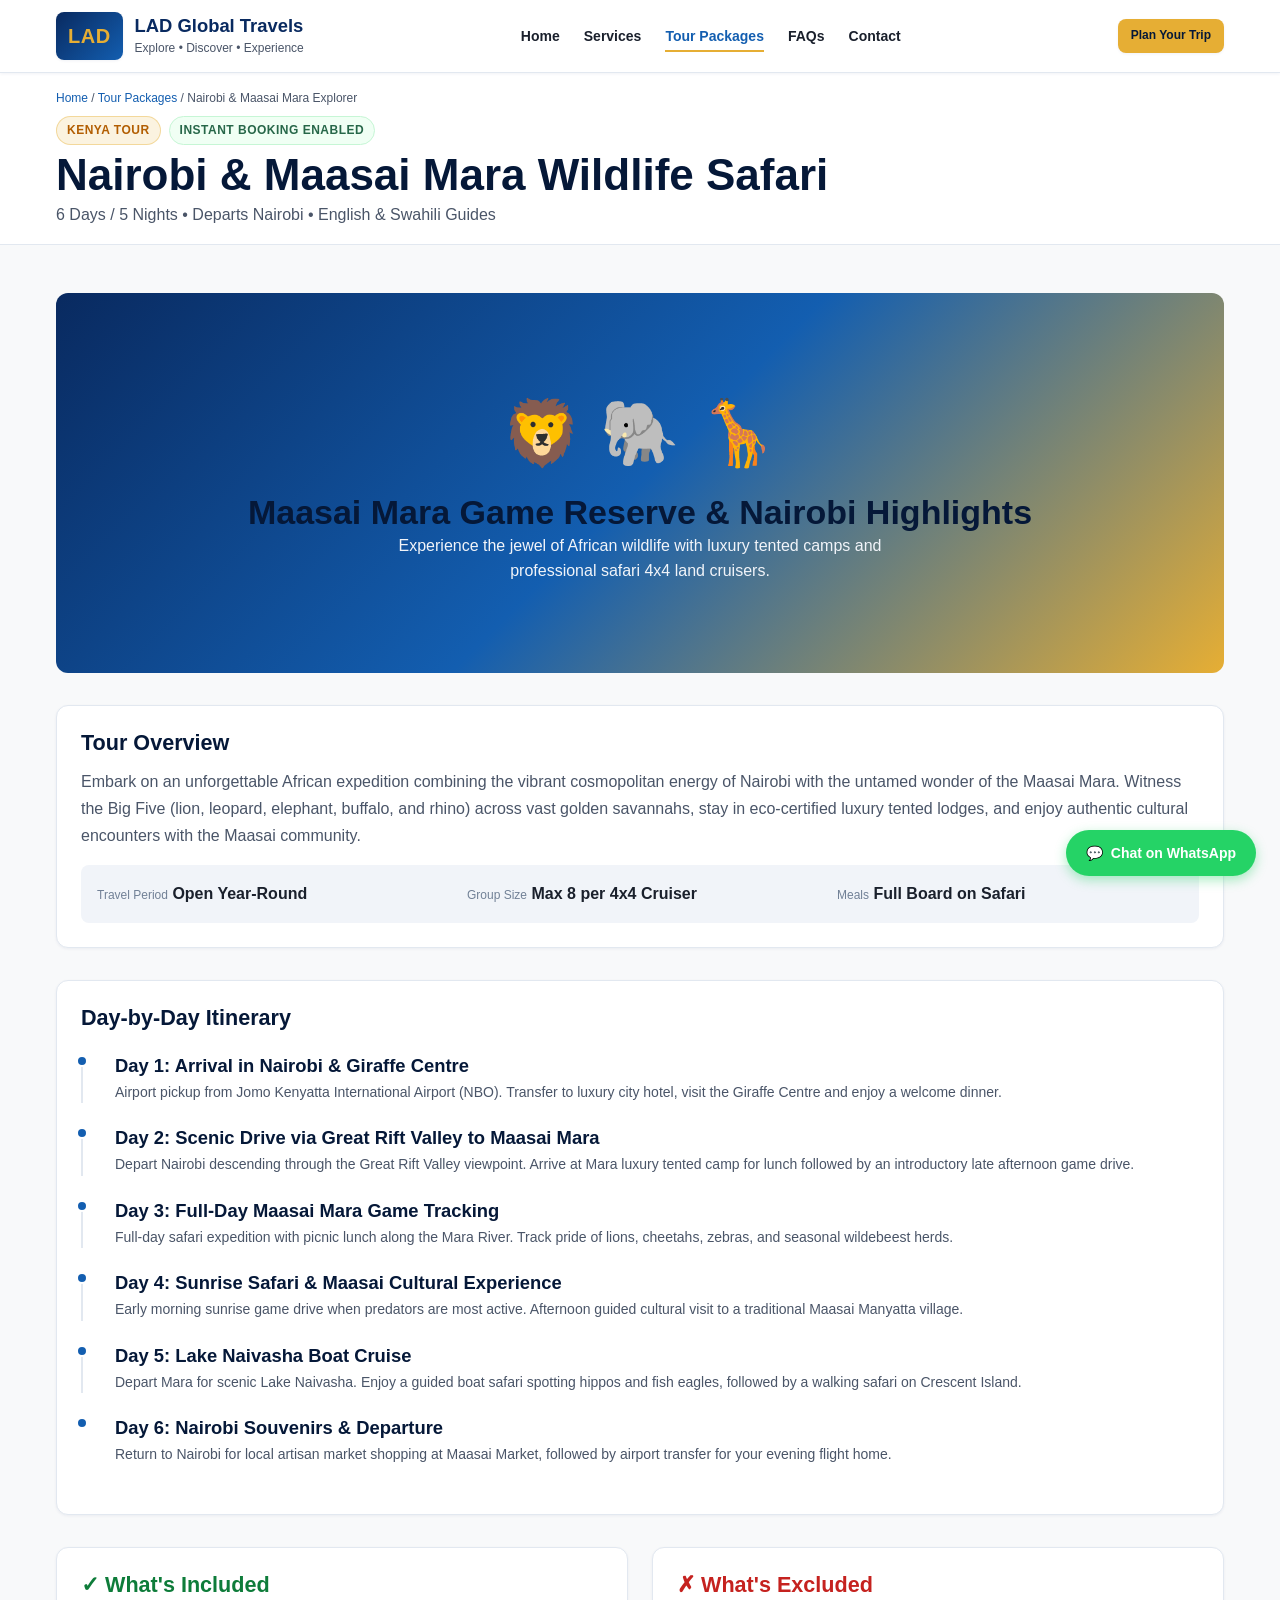
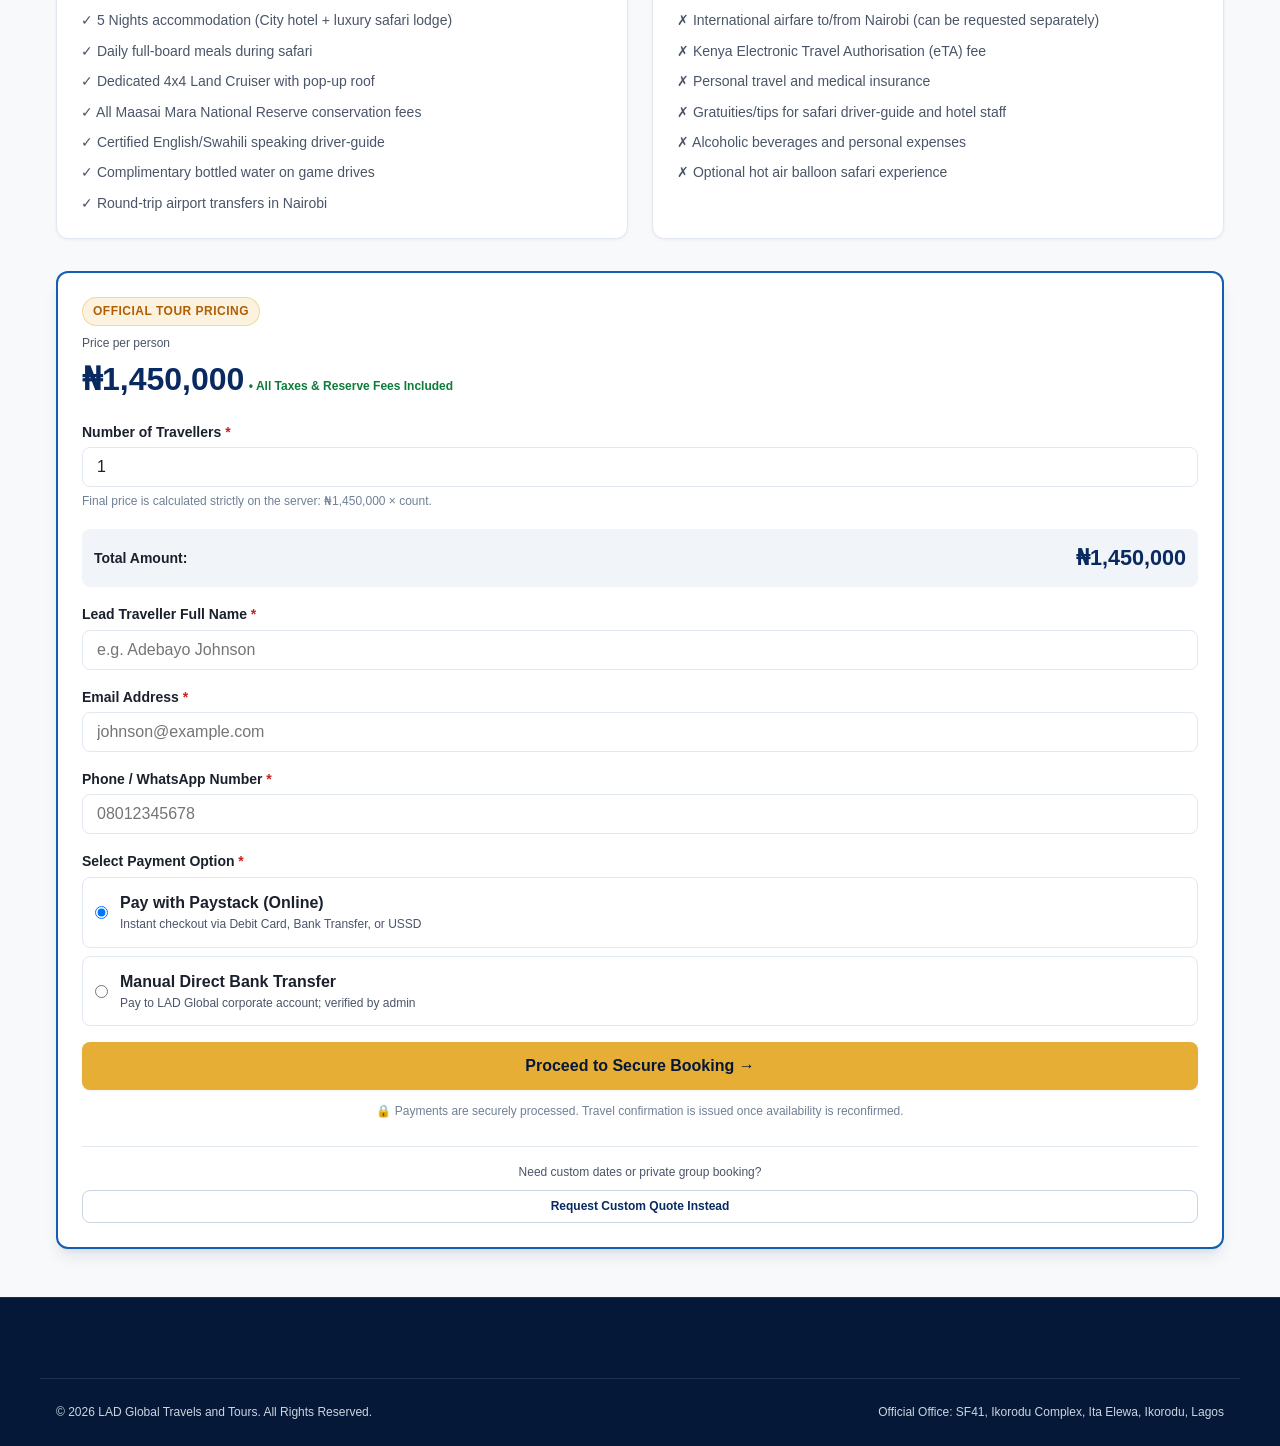
<file: prototypes/package-detail.html>
<!DOCTYPE html>
<html lang="en">
<head>
  <meta charset="UTF-8">
  <meta name="viewport" content="width=device-width, initial-scale=1.0">
  <title>Nairobi & Maasai Mara Safari Experience — LAD Global Travels</title>
  <meta name="description" content="6 Days, 5 Nights luxury safari across Nairobi and Maasai Mara National Reserve. Transparent pricing, vetted guides, and secure Paystack or bank transfer payments.">
  <link rel="stylesheet" href="css/prototype.css">
  <style>
    .itinerary-step { position: relative; padding-left: var(--space-8); margin-bottom: var(--space-6); border-left: 2px solid var(--color-border); }
    .itinerary-step::before { content: ""; position: absolute; left: -7px; top: 0; width: 12px; height: 12px; border-radius: 50%; background-color: var(--color-primary-light); border: 2px solid var(--color-surface); }
    .booking-card { background: var(--color-surface); border: 2px solid var(--color-primary-light); border-radius: var(--radius-lg); padding: var(--space-6); box-shadow: var(--shadow-lg); position: sticky; top: 96px; }
    .payment-option-label { display: flex; align-items: center; gap: var(--space-3); padding: var(--space-3); border: 1px solid var(--color-border); border-radius: var(--radius-md); cursor: pointer; margin-bottom: var(--space-2); }
    .payment-option-label:hover { border-color: var(--color-primary-light); background-color: var(--color-surface-subtle); }
  </style>
</head>
<body>

  <!-- Site Navigation -->
  <header class="site-header">
    <div class="container header-inner">
      <a href="home.html" class="brand-logo" aria-label="LAD Global Travels Home">
        <span class="brand-mark">LAD</span>
        <div>
          <span class="brand-name">LAD Global Travels</span>
          <span class="brand-tagline">Explore • Discover • Experience</span>
        </div>
      </a>

      <nav aria-label="Primary Navigation">
        <ul class="nav-links">
          <li><a href="home.html" class="nav-link">Home</a></li>
          <li><a href="services.html" class="nav-link">Services</a></li>
          <li><a href="package-detail.html" class="nav-link active">Tour Packages</a></li>
          <li><a href="home.html#faqSection" class="nav-link">FAQs</a></li>
          <li><a href="enquiry.html" class="nav-link">Contact</a></li>
        </ul>
      </nav>

      <div class="header-cta-group">
        <a href="enquiry.html" class="btn btn-accent btn-sm">Plan Your Trip</a>
        <button id="mobileMenuToggle" class="mobile-menu-toggle" aria-label="Toggle navigation menu" aria-expanded="false">
          ☰
        </button>
      </div>
    </div>
  </header>

  <main>
    <!-- Breadcrumb & Title Section -->
    <section style="background-color: var(--color-surface); border-bottom: 1px solid var(--color-border); padding: var(--space-4) 0;">
      <div class="container">
        <div style="font-size: var(--font-size-xs); color: var(--color-text-muted); margin-bottom: var(--space-2);">
          <a href="home.html">Home</a> / <a href="home.html">Tour Packages</a> / <span>Nairobi & Maasai Mara Explorer</span>
        </div>
        <div class="flex-between" style="flex-wrap: wrap; gap: var(--space-4);">
          <div>
            <div style="display: flex; gap: var(--space-2); align-items: center; margin-bottom: var(--space-1);">
              <span class="badge badge-gold">Kenya Tour</span>
              <span class="badge badge-bookable">Instant Booking Enabled</span>
            </div>
            <h1>Nairobi & Maasai Mara Wildlife Safari</h1>
            <p class="text-muted">6 Days / 5 Nights • Departs Nairobi • English & Swahili Guides</p>
          </div>
        </div>
      </div>
    </section>

    <!-- Main Content & Booking Split Layout -->
    <section class="section">
      <div class="container">
        <div style="display: grid; grid-template-columns: 1fr; gap: var(--space-8);">
          <div style="display: grid; grid-template-columns: 1fr; gap: var(--space-8);">
            
            <!-- Gallery / Media Hero Placeholder -->
            <div style="height: 380px; border-radius: var(--radius-lg); background: linear-gradient(135deg, #092A60 0%, #135EB0 50%, #E6AE34 100%); display: flex; flex-direction: column; align-items: center; justify-content: center; color: #FFFFFF; text-align: center; padding: var(--space-6);">
              <span style="font-size: 4rem; margin-bottom: var(--space-2);">🦁 🐘 🦒</span>
              <h2>Maasai Mara Game Reserve & Nairobi Highlights</h2>
              <p style="color: #F1F4F9; max-width: 500px;">Experience the jewel of African wildlife with luxury tented camps and professional safari 4x4 land cruisers.</p>
            </div>

            <!-- Two Columns for Desktop: Left Content, Right Sticky Booking -->
            <div style="display: grid; grid-template-columns: 1fr; gap: var(--space-8);">
              
              <div style="display: flex; flex-direction: column; gap: var(--space-8);">
                <!-- Overview -->
                <div class="card" style="padding: var(--space-6);">
                  <h3 style="margin-bottom: var(--space-3);">Tour Overview</h3>
                  <p class="text-muted" style="line-height: 1.7; margin-bottom: var(--space-4);">
                    Embark on an unforgettable African expedition combining the vibrant cosmopolitan energy of Nairobi with the untamed wonder of the Maasai Mara. Witness the Big Five (lion, leopard, elephant, buffalo, and rhino) across vast golden savannahs, stay in eco-certified luxury tented lodges, and enjoy authentic cultural encounters with the Maasai community.
                  </p>
                  <div class="grid-3" style="background: var(--color-surface-subtle); padding: var(--space-4); border-radius: var(--radius-md);">
                    <div>
                      <span class="price-label">Travel Period</span>
                      <strong>Open Year-Round</strong>
                    </div>
                    <div>
                      <span class="price-label">Group Size</span>
                      <strong>Max 8 per 4x4 Cruiser</strong>
                    </div>
                    <div>
                      <span class="price-label">Meals</span>
                      <strong>Full Board on Safari</strong>
                    </div>
                  </div>
                </div>

                <!-- Day-by-Day Itinerary -->
                <div class="card" style="padding: var(--space-6);">
                  <h3 style="margin-bottom: var(--space-6);">Day-by-Day Itinerary</h3>

                  <div class="itinerary-step">
                    <h4>Day 1: Arrival in Nairobi & Giraffe Centre</h4>
                    <p class="text-muted" style="font-size: var(--font-size-sm); margin-top: 4px;">
                      Airport pickup from Jomo Kenyatta International Airport (NBO). Transfer to luxury city hotel, visit the Giraffe Centre and enjoy a welcome dinner.
                    </p>
                  </div>

                  <div class="itinerary-step">
                    <h4>Day 2: Scenic Drive via Great Rift Valley to Maasai Mara</h4>
                    <p class="text-muted" style="font-size: var(--font-size-sm); margin-top: 4px;">
                      Depart Nairobi descending through the Great Rift Valley viewpoint. Arrive at Mara luxury tented camp for lunch followed by an introductory late afternoon game drive.
                    </p>
                  </div>

                  <div class="itinerary-step">
                    <h4>Day 3: Full-Day Maasai Mara Game Tracking</h4>
                    <p class="text-muted" style="font-size: var(--font-size-sm); margin-top: 4px;">
                      Full-day safari expedition with picnic lunch along the Mara River. Track pride of lions, cheetahs, zebras, and seasonal wildebeest herds.
                    </p>
                  </div>

                  <div class="itinerary-step">
                    <h4>Day 4: Sunrise Safari & Maasai Cultural Experience</h4>
                    <p class="text-muted" style="font-size: var(--font-size-sm); margin-top: 4px;">
                      Early morning sunrise game drive when predators are most active. Afternoon guided cultural visit to a traditional Maasai Manyatta village.
                    </p>
                  </div>

                  <div class="itinerary-step">
                    <h4>Day 5: Lake Naivasha Boat Cruise</h4>
                    <p class="text-muted" style="font-size: var(--font-size-sm); margin-top: 4px;">
                      Depart Mara for scenic Lake Naivasha. Enjoy a guided boat safari spotting hippos and fish eagles, followed by a walking safari on Crescent Island.
                    </p>
                  </div>

                  <div class="itinerary-step" style="border-left-color: transparent;">
                    <h4>Day 6: Nairobi Souvenirs & Departure</h4>
                    <p class="text-muted" style="font-size: var(--font-size-sm); margin-top: 4px;">
                      Return to Nairobi for local artisan market shopping at Maasai Market, followed by airport transfer for your evening flight home.
                    </p>
                  </div>
                </div>

                <!-- Inclusions & Exclusions -->
                <div class="grid-2">
                  <div class="card" style="padding: var(--space-6);">
                    <h3 style="color: var(--color-success); margin-bottom: var(--space-3);">✓ What's Included</h3>
                    <ul style="list-style: none; display: flex; flex-direction: column; gap: var(--space-2); font-size: var(--font-size-sm); color: var(--color-text-muted);">
                      <li>✓ 5 Nights accommodation (City hotel + luxury safari lodge)</li>
                      <li>✓ Daily full-board meals during safari</li>
                      <li>✓ Dedicated 4x4 Land Cruiser with pop-up roof</li>
                      <li>✓ All Maasai Mara National Reserve conservation fees</li>
                      <li>✓ Certified English/Swahili speaking driver-guide</li>
                      <li>✓ Complimentary bottled water on game drives</li>
                      <li>✓ Round-trip airport transfers in Nairobi</li>
                    </ul>
                  </div>

                  <div class="card" style="padding: var(--space-6);">
                    <h3 style="color: var(--color-danger); margin-bottom: var(--space-3);">✗ What's Excluded</h3>
                    <ul style="list-style: none; display: flex; flex-direction: column; gap: var(--space-2); font-size: var(--font-size-sm); color: var(--color-text-muted);">
                      <li>✗ International airfare to/from Nairobi (can be requested separately)</li>
                      <li>✗ Kenya Electronic Travel Authorisation (eTA) fee</li>
                      <li>✗ Personal travel and medical insurance</li>
                      <li>✗ Gratuities/tips for safari driver-guide and hotel staff</li>
                      <li>✗ Alcoholic beverages and personal expenses</li>
                      <li>✗ Optional hot air balloon safari experience</li>
                    </ul>
                  </div>
                </div>

              </div>

              <!-- Sticky Booking & Payment Sidebar (Right Column) -->
              <div>
                <div class="booking-card">
                  <span class="badge badge-gold" style="margin-bottom: var(--space-2);">Official Tour Pricing</span>
                  <div id="packageUnitPrice" data-price="1450000" style="margin-bottom: var(--space-4);">
                    <span style="font-size: var(--font-size-xs); color: var(--color-text-muted); display: block;">Price per person</span>
                    <span style="font-size: 2rem; font-weight: 800; color: var(--color-primary);">₦1,450,000</span>
                    <span style="font-size: var(--font-size-xs); color: var(--color-success); font-weight: 600;">• All Taxes & Reserve Fees Included</span>
                  </div>

                  <form id="packageBookingForm">
                    <div class="form-group">
                      <label for="travellerCount" class="form-label form-label-required">Number of Travellers</label>
                      <input type="number" id="travellerCount" name="travellers" class="form-control" value="1" min="1" max="10" required>
                      <span class="form-hint">Final price is calculated strictly on the server: ₦1,450,000 × count.</span>
                    </div>

                    <div style="background-color: var(--color-surface-subtle); padding: var(--space-3); border-radius: var(--radius-md); margin-bottom: var(--space-4); display: flex; justify-content: space-between; align-items: center;">
                      <span style="font-weight: 600; font-size: var(--font-size-sm);">Total Amount:</span>
                      <span id="totalPriceDisplay" style="font-size: 1.35rem; font-weight: 800; color: var(--color-primary);">₦1,450,000</span>
                    </div>

                    <div class="form-group">
                      <label for="leadName" class="form-label form-label-required">Lead Traveller Full Name</label>
                      <input type="text" id="leadName" class="form-control" placeholder="e.g. Adebayo Johnson" required>
                    </div>

                    <div class="form-group">
                      <label for="leadEmail" class="form-label form-label-required">Email Address</label>
                      <input type="email" id="leadEmail" class="form-control" placeholder="johnson@example.com" required>
                    </div>

                    <div class="form-group">
                      <label for="leadPhone" class="form-label form-label-required">Phone / WhatsApp Number</label>
                      <input type="tel" id="leadPhone" class="form-control" placeholder="08012345678" required>
                    </div>

                    <div class="form-group">
                      <label class="form-label form-label-required">Select Payment Option</label>
                      
                      <label class="payment-option-label">
                        <input type="radio" name="payment_method" value="paystack" checked>
                        <div>
                          <strong>Pay with Paystack (Online)</strong>
                          <span style="font-size: var(--font-size-xs); color: var(--color-text-muted); display: block;">Instant checkout via Debit Card, Bank Transfer, or USSD</span>
                        </div>
                      </label>

                      <label class="payment-option-label">
                        <input type="radio" name="payment_method" value="manual">
                        <div>
                          <strong>Manual Direct Bank Transfer</strong>
                          <span style="font-size: var(--font-size-xs); color: var(--color-text-muted); display: block;">Pay to LAD Global corporate account; verified by admin</span>
                        </div>
                      </label>
                    </div>

                    <button type="submit" class="btn btn-accent btn-lg btn-block" style="margin-bottom: var(--space-3);">
                      Proceed to Secure Booking →
                    </button>

                    <p style="font-size: var(--font-size-xs); color: var(--color-text-light); text-align: center;">
                      🔒 Payments are securely processed. Travel confirmation is issued once availability is reconfirmed.
                    </p>
                  </form>

                  <div style="margin-top: var(--space-6); padding-top: var(--space-4); border-top: 1px solid var(--color-border); text-align: center;">
                    <span style="font-size: var(--font-size-xs); color: var(--color-text-muted); display: block; margin-bottom: var(--space-2);">Need custom dates or private group booking?</span>
                    <a href="enquiry.html?package=kenya-safari" class="btn btn-outline btn-sm btn-block">Request Custom Quote Instead</a>
                  </div>
                </div>
              </div>

            </div>
          </div>
        </div>
      </div>
    </section>
  </main>

  <!-- Site Footer -->
  <footer class="site-footer">
    <div class="container footer-bottom">
      <div>© 2026 LAD Global Travels and Tours. All Rights Reserved.</div>
      <div>Official Office: SF41, Ikorodu Complex, Ita Elewa, Ikorodu, Lagos</div>
    </div>
  </footer>

  <a href="https://wa.me/2347017597650" class="whatsapp-floating" target="_blank" rel="noopener">
    <span>💬</span>
    <span>Chat on WhatsApp</span>
  </a>

  <script src="js/prototype.js"></script>
</body>
</html>
</file>
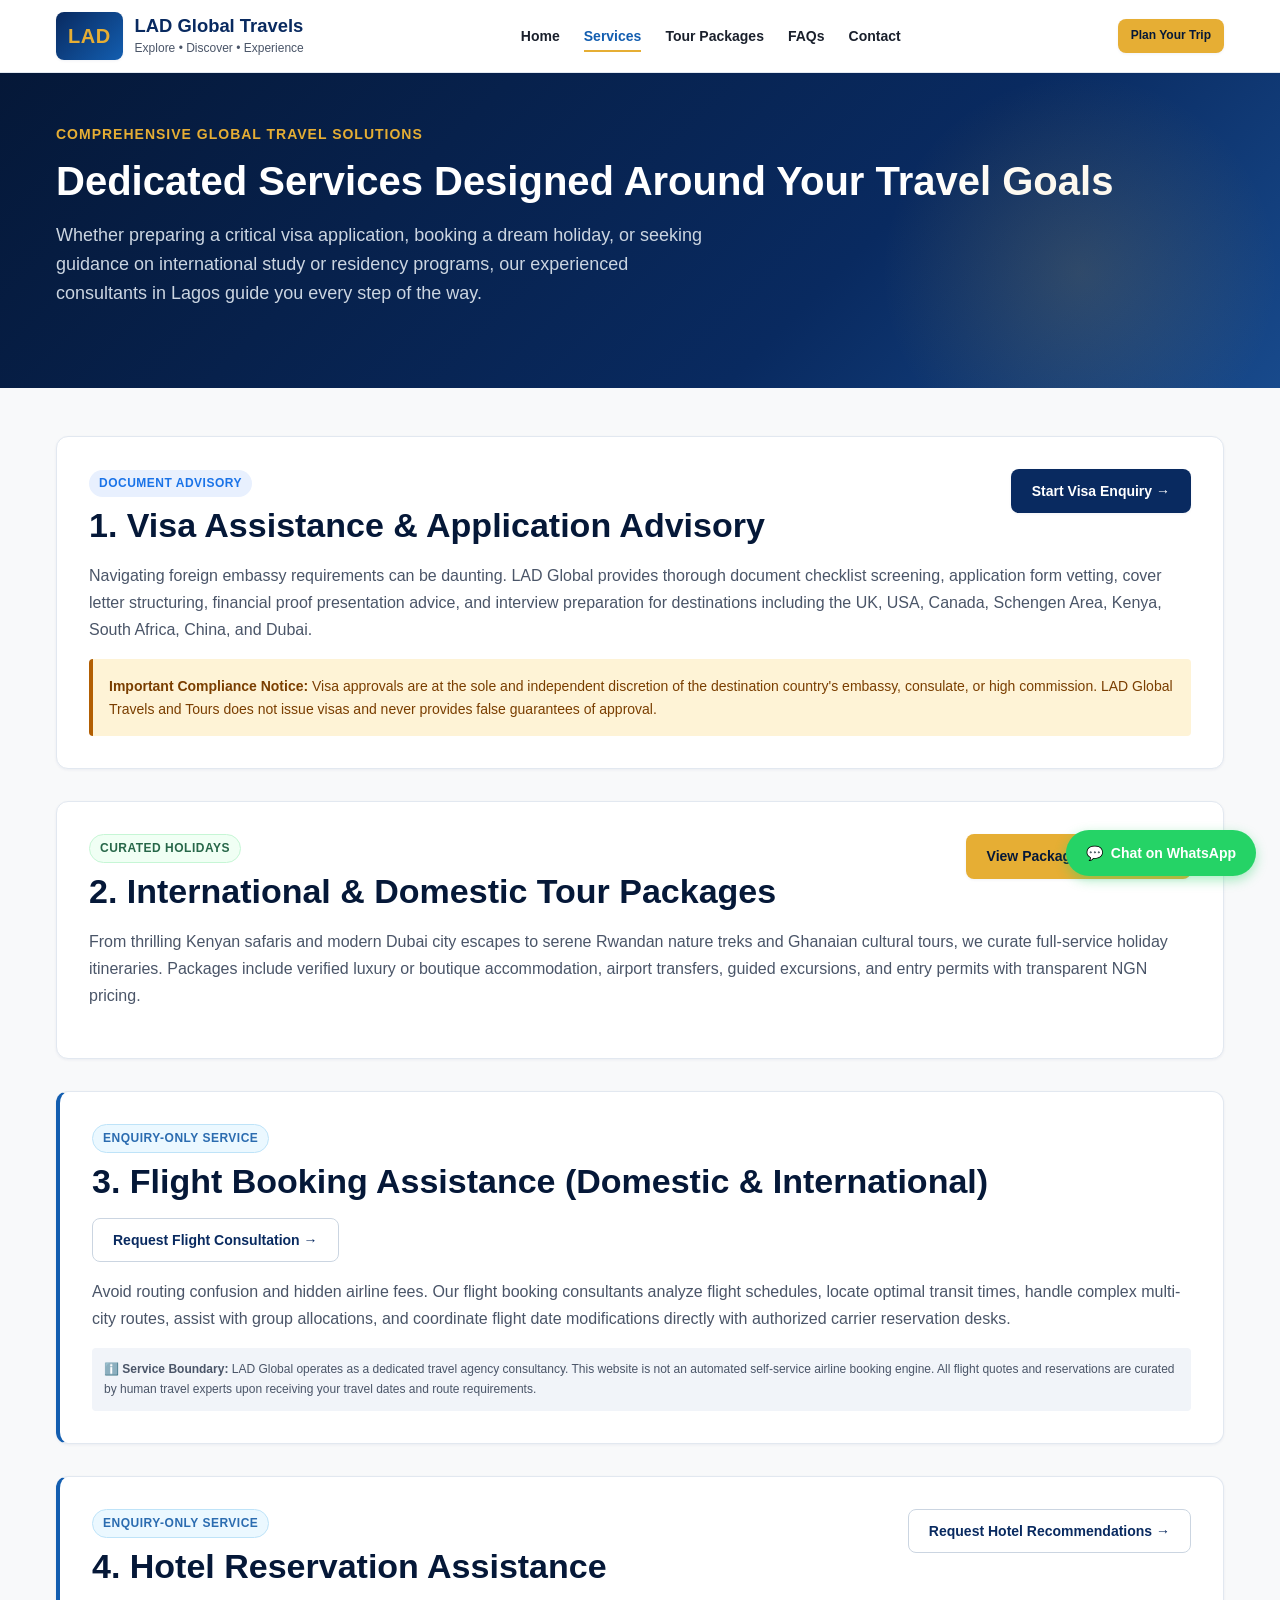
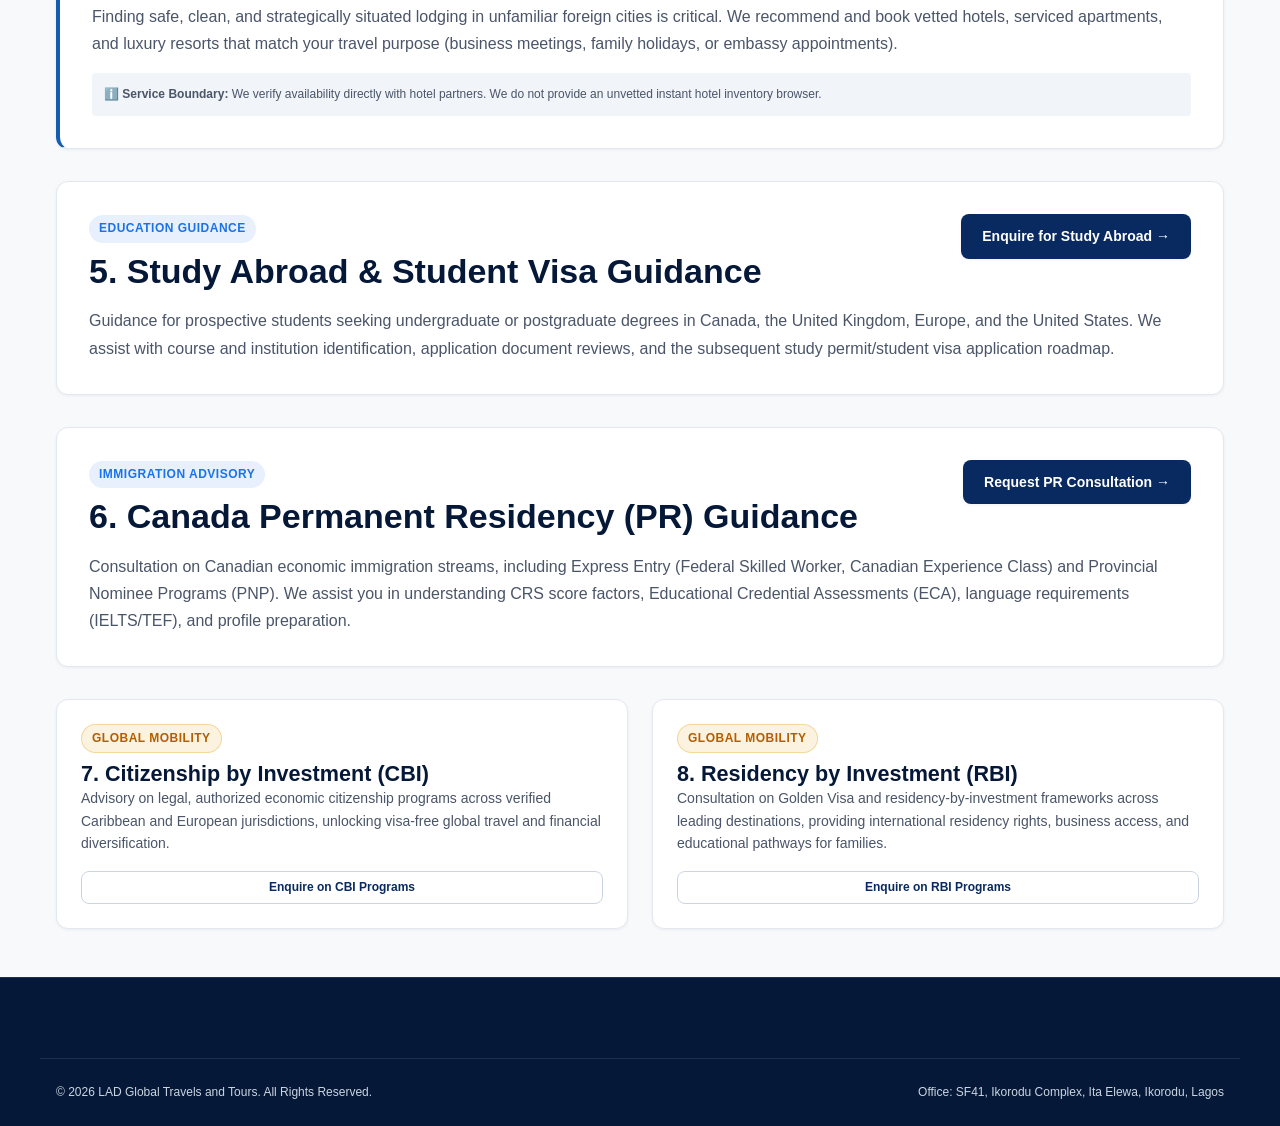
<file: prototypes/services.html>
<!DOCTYPE html>
<html lang="en">
<head>
  <meta charset="UTF-8">
  <meta name="viewport" content="width=device-width, initial-scale=1.0">
  <title>Our Travel & Global Mobility Services — LAD Global Travels</title>
  <meta name="description" content="Explore LAD Global's comprehensive travel services: visa assistance, curated holiday tour packages, flight & hotel enquiry assistance, study abroad, and international residency guidance.">
  <link rel="stylesheet" href="css/prototype.css">
</head>
<body>

  <!-- Site Navigation -->
  <header class="site-header">
    <div class="container header-inner">
      <a href="home.html" class="brand-logo" aria-label="LAD Global Travels Home">
        <span class="brand-mark">LAD</span>
        <div>
          <span class="brand-name">LAD Global Travels</span>
          <span class="brand-tagline">Explore • Discover • Experience</span>
        </div>
      </a>

      <nav aria-label="Primary Navigation">
        <ul class="nav-links">
          <li><a href="home.html" class="nav-link">Home</a></li>
          <li><a href="services.html" class="nav-link active">Services</a></li>
          <li><a href="package-detail.html" class="nav-link">Tour Packages</a></li>
          <li><a href="home.html#faqSection" class="nav-link">FAQs</a></li>
          <li><a href="enquiry.html" class="nav-link">Contact</a></li>
        </ul>
      </nav>

      <div class="header-cta-group">
        <a href="enquiry.html" class="btn btn-accent btn-sm">Plan Your Trip</a>
        <button id="mobileMenuToggle" class="mobile-menu-toggle" aria-label="Toggle navigation menu" aria-expanded="false">
          ☰
        </button>
      </div>
    </div>
  </header>

  <main>
    <section class="hero" style="padding: var(--space-12) 0;">
      <div class="container">
        <span class="hero-subtitle">Comprehensive Global Travel Solutions</span>
        <h1 class="hero-title" style="font-size: 2.5rem;">Dedicated Services Designed Around Your Travel Goals</h1>
        <p class="hero-description" style="max-width: 650px;">
          Whether preparing a critical visa application, booking a dream holiday, or seeking guidance on international study or residency programs, our experienced consultants in Lagos guide you every step of the way.
        </p>
      </div>
    </section>

    <!-- Services Detailed Directory -->
    <section class="section">
      <div class="container">
        <div style="display: flex; flex-direction: column; gap: var(--space-8);">

          <!-- Service 1: Visa Assistance -->
          <div id="visa" class="card" style="padding: var(--space-8);">
            <div style="display: flex; justify-content: space-between; align-items: flex-start; flex-wrap: wrap; gap: var(--space-4); margin-bottom: var(--space-4);">
              <div>
                <span class="badge badge-info" style="margin-bottom: var(--space-2);">Document Advisory</span>
                <h2>1. Visa Assistance & Application Advisory</h2>
              </div>
              <a href="enquiry.html?service=visa" class="btn btn-primary">Start Visa Enquiry →</a>
            </div>
            <p class="text-muted" style="line-height: 1.7; margin-bottom: var(--space-4);">
              Navigating foreign embassy requirements can be daunting. LAD Global provides thorough document checklist screening, application form vetting, cover letter structuring, financial proof presentation advice, and interview preparation for destinations including the UK, USA, Canada, Schengen Area, Kenya, South Africa, China, and Dubai.
            </p>
            <div style="background-color: var(--color-warning-bg); border-left: 4px solid var(--color-warning); padding: var(--space-4); border-radius: var(--radius-sm); font-size: var(--font-size-sm); color: #7A3E00;">
              <strong>Important Compliance Notice:</strong> Visa approvals are at the sole and independent discretion of the destination country's embassy, consulate, or high commission. LAD Global Travels and Tours does not issue visas and never provides false guarantees of approval.
            </div>
          </div>

          <!-- Service 2: Tour Packages -->
          <div id="tours" class="card" style="padding: var(--space-8);">
            <div style="display: flex; justify-content: space-between; align-items: flex-start; flex-wrap: wrap; gap: var(--space-4); margin-bottom: var(--space-4);">
              <div>
                <span class="badge badge-bookable" style="margin-bottom: var(--space-2);">Curated Holidays</span>
                <h2>2. International & Domestic Tour Packages</h2>
              </div>
              <a href="package-detail.html" class="btn btn-accent">View Packages Directory →</a>
            </div>
            <p class="text-muted" style="line-height: 1.7; margin-bottom: var(--space-4);">
              From thrilling Kenyan safaris and modern Dubai city escapes to serene Rwandan nature treks and Ghanaian cultural tours, we curate full-service holiday itineraries. Packages include verified luxury or boutique accommodation, airport transfers, guided excursions, and entry permits with transparent NGN pricing.
            </p>
          </div>

          <!-- Service 3: Flight Booking Assistance -->
          <div id="flights" class="card" style="padding: var(--space-8); border-left: 4px solid var(--color-primary-light);">
            <div style="display: flex; justify-content: space-between; align-items: flex-start; flex-wrap: wrap; gap: var(--space-4); margin-bottom: var(--space-4);">
              <div>
                <span class="badge badge-enquiry" style="margin-bottom: var(--space-2);">Enquiry-Only Service</span>
                <h2>3. Flight Booking Assistance (Domestic & International)</h2>
              </div>
              <a href="enquiry.html?service=flights" class="btn btn-outline">Request Flight Consultation →</a>
            </div>
            <p class="text-muted" style="line-height: 1.7; margin-bottom: var(--space-4);">
              Avoid routing confusion and hidden airline fees. Our flight booking consultants analyze flight schedules, locate optimal transit times, handle complex multi-city routes, assist with group allocations, and coordinate flight date modifications directly with authorized carrier reservation desks.
            </p>
            <div style="background-color: var(--color-surface-subtle); padding: var(--space-3); border-radius: var(--radius-sm); font-size: var(--font-size-xs); color: var(--color-text-muted);">
              ℹ️ <strong>Service Boundary:</strong> LAD Global operates as a dedicated travel agency consultancy. This website is not an automated self-service airline booking engine. All flight quotes and reservations are curated by human travel experts upon receiving your travel dates and route requirements.
            </div>
          </div>

          <!-- Service 4: Hotel Reservations Assistance -->
          <div id="hotels" class="card" style="padding: var(--space-8); border-left: 4px solid var(--color-primary-light);">
            <div style="display: flex; justify-content: space-between; align-items: flex-start; flex-wrap: wrap; gap: var(--space-4); margin-bottom: var(--space-4);">
              <div>
                <span class="badge badge-enquiry" style="margin-bottom: var(--space-2);">Enquiry-Only Service</span>
                <h2>4. Hotel Reservation Assistance</h2>
              </div>
              <a href="enquiry.html?service=hotels" class="btn btn-outline">Request Hotel Recommendations →</a>
            </div>
            <p class="text-muted" style="line-height: 1.7; margin-bottom: var(--space-4);">
              Finding safe, clean, and strategically situated lodging in unfamiliar foreign cities is critical. We recommend and book vetted hotels, serviced apartments, and luxury resorts that match your travel purpose (business meetings, family holidays, or embassy appointments).
            </p>
            <div style="background-color: var(--color-surface-subtle); padding: var(--space-3); border-radius: var(--radius-sm); font-size: var(--font-size-xs); color: var(--color-text-muted);">
              ℹ️ <strong>Service Boundary:</strong> We verify availability directly with hotel partners. We do not provide an unvetted instant hotel inventory browser.
            </div>
          </div>

          <!-- Service 5: Study Abroad -->
          <div id="study" class="card" style="padding: var(--space-8);">
            <div style="display: flex; justify-content: space-between; align-items: flex-start; flex-wrap: wrap; gap: var(--space-4); margin-bottom: var(--space-4);">
              <div>
                <span class="badge badge-info" style="margin-bottom: var(--space-2);">Education Guidance</span>
                <h2>5. Study Abroad & Student Visa Guidance</h2>
              </div>
              <a href="enquiry.html?service=study" class="btn btn-primary">Enquire for Study Abroad →</a>
            </div>
            <p class="text-muted" style="line-height: 1.7;">
              Guidance for prospective students seeking undergraduate or postgraduate degrees in Canada, the United Kingdom, Europe, and the United States. We assist with course and institution identification, application document reviews, and the subsequent study permit/student visa application roadmap.
            </p>
          </div>

          <!-- Service 6: Canada PR -->
          <div id="pr" class="card" style="padding: var(--space-8);">
            <div style="display: flex; justify-content: space-between; align-items: flex-start; flex-wrap: wrap; gap: var(--space-4); margin-bottom: var(--space-4);">
              <div>
                <span class="badge badge-info" style="margin-bottom: var(--space-2);">Immigration Advisory</span>
                <h2>6. Canada Permanent Residency (PR) Guidance</h2>
              </div>
              <a href="enquiry.html?service=canada-pr" class="btn btn-primary">Request PR Consultation →</a>
            </div>
            <p class="text-muted" style="line-height: 1.7;">
              Consultation on Canadian economic immigration streams, including Express Entry (Federal Skilled Worker, Canadian Experience Class) and Provincial Nominee Programs (PNP). We assist you in understanding CRS score factors, Educational Credential Assessments (ECA), language requirements (IELTS/TEF), and profile preparation.
            </p>
          </div>

          <!-- Service 7 & 8: CBI and RBI -->
          <div class="grid-2">
            <div id="cbi" class="card" style="padding: var(--space-6);">
              <span class="badge badge-gold" style="margin-bottom: var(--space-2); align-self: flex-start;">Global Mobility</span>
              <h3>7. Citizenship by Investment (CBI)</h3>
              <p class="text-muted" style="font-size: var(--font-size-sm); line-height: 1.6; margin-bottom: var(--space-4);">
                Advisory on legal, authorized economic citizenship programs across verified Caribbean and European jurisdictions, unlocking visa-free global travel and financial diversification.
              </p>
              <a href="enquiry.html?service=cbi" class="btn btn-outline btn-sm">Enquire on CBI Programs</a>
            </div>

            <div id="rbi" class="card" style="padding: var(--space-6);">
              <span class="badge badge-gold" style="margin-bottom: var(--space-2); align-self: flex-start;">Global Mobility</span>
              <h3>8. Residency by Investment (RBI)</h3>
              <p class="text-muted" style="font-size: var(--font-size-sm); line-height: 1.6; margin-bottom: var(--space-4);">
                Consultation on Golden Visa and residency-by-investment frameworks across leading destinations, providing international residency rights, business access, and educational pathways for families.
              </p>
              <a href="enquiry.html?service=rbi" class="btn btn-outline btn-sm">Enquire on RBI Programs</a>
            </div>
          </div>

        </div>
      </div>
    </section>
  </main>

  <footer class="site-footer">
    <div class="container footer-bottom">
      <div>© 2026 LAD Global Travels and Tours. All Rights Reserved.</div>
      <div>Office: SF41, Ikorodu Complex, Ita Elewa, Ikorodu, Lagos</div>
    </div>
  </footer>

  <a href="https://wa.me/2347017597650" class="whatsapp-floating" target="_blank" rel="noopener">
    <span>💬</span>
    <span>Chat on WhatsApp</span>
  </a>

  <script src="js/prototype.js"></script>
</body>
</html>
</file>
<file: prototypes/css/prototype.css>
/* ==========================================================================
   LAD GLOBAL TRAVELS AND TOURS — DESIGN SYSTEM & PROTOTYPE STYLES (P01)
   Pure CSS3 / Zero Frameworks / Mobile-First / WCAG AA Compliant
   ========================================================================== */

:root {
  /* Brand Identity Tokens (Provisional) */
  --color-primary: #092A60;         /* Deep Navy */
  --color-primary-light: #135EB0;   /* Royal Blue */
  --color-primary-dark: #051838;    /* Dark Navy */
  --color-accent: #E6AE34;          /* Warm Gold */
  --color-accent-hover: #D19A24;
  --color-accent-light: #FBF3E0;

  /* Surfaces & Neutrals */
  --color-bg: #F8F9FA;
  --color-surface: #FFFFFF;
  --color-surface-subtle: #F1F4F9;
  --color-border: #E2E8F0;
  --color-border-dark: #CBD5E1;
  --color-border-focus: #135EB0;

  /* Typography */
  --color-text-main: #1A202C;
  --color-text-muted: #4A5568;
  --color-text-light: #718096;
  --color-text-inverse: #FFFFFF;

  /* Status & Alerts */
  --color-success: #0E7C3A;
  --color-success-bg: #E6F4EA;
  --color-warning: #B25E02;
  --color-warning-bg: #FEF3D6;
  --color-danger: #C5221F;
  --color-danger-bg: #FCE8E6;
  --color-info: #1A73E8;
  --color-info-bg: #E8F0FE;

  /* Typography Scale */
  --font-family-base: -apple-system, BlinkMacSystemFont, "Segoe UI", Roboto, "Helvetica Neue", Arial, sans-serif;
  --font-size-xs: 0.75rem;
  --font-size-sm: 0.875rem;
  --font-size-base: 1rem;
  --font-size-lg: 1.125rem;
  --font-size-xl: 1.25rem;
  --font-size-2xl: 1.5rem;
  --font-size-3xl: 2rem;
  --font-size-4xl: 2.5rem;
  --line-height-tight: 1.2;
  --line-height-base: 1.6;

  /* Spacing */
  --space-1: 0.25rem;
  --space-2: 0.5rem;
  --space-3: 0.75rem;
  --space-4: 1rem;
  --space-5: 1.25rem;
  --space-6: 1.5rem;
  --space-8: 2rem;
  --space-10: 2.5rem;
  --space-12: 3rem;
  --space-16: 4rem;

  /* Elevation */
  --shadow-sm: 0 1px 3px rgba(9, 42, 96, 0.06);
  --shadow-md: 0 4px 6px -1px rgba(9, 42, 96, 0.08), 0 2px 4px -1px rgba(9, 42, 96, 0.04);
  --shadow-lg: 0 10px 15px -3px rgba(9, 42, 96, 0.1), 0 4px 6px -2px rgba(9, 42, 96, 0.05);
  --shadow-xl: 0 20px 25px -5px rgba(9, 42, 96, 0.12), 0 10px 10px -5px rgba(9, 42, 96, 0.04);

  /* Radius */
  --radius-sm: 4px;
  --radius-md: 8px;
  --radius-lg: 12px;
  --radius-xl: 16px;
  --radius-pill: 9999px;

  /* Transitions */
  --transition-fast: 150ms ease-in-out;
  --transition-base: 250ms ease-in-out;
}

/* ==========================================================================
   Base & Reset
   ========================================================================== */
*, *::before, *::after {
  box-sizing: border-box;
  margin: 0;
  padding: 0;
}

html {
  font-size: 16px;
  scroll-behavior: smooth;
}

body {
  font-family: var(--font-family-base);
  font-size: var(--font-size-base);
  line-height: var(--line-height-base);
  color: var(--color-text-main);
  background-color: var(--color-bg);
  -webkit-font-smoothing: antialiased;
}

img {
  max-width: 100%;
  height: auto;
  display: block;
}

a {
  color: var(--color-primary-light);
  text-decoration: none;
  transition: color var(--transition-fast);
}

a:hover {
  color: var(--color-primary);
  text-decoration: underline;
}

a:focus-visible, button:focus-visible, input:focus-visible, select:focus-visible, textarea:focus-visible {
  outline: 2px solid var(--color-border-focus);
  outline-offset: 2px;
}

h1, h2, h3, h4, h5, h6 {
  color: var(--color-primary-dark);
  line-height: var(--line-height-tight);
  font-weight: 700;
}

h1 { font-size: clamp(2rem, 5vw, 2.75rem); }
h2 { font-size: clamp(1.5rem, 4vw, 2.125rem); }
h3 { font-size: 1.35rem; }
h4 { font-size: 1.15rem; }

/* ==========================================================================
   Layout Containers & Utilities
   ========================================================================== */
.container {
  width: 100%;
  max-width: 1200px;
  margin-left: auto;
  margin-right: auto;
  padding-left: var(--space-4);
  padding-right: var(--space-4);
}

.container-narrow {
  max-width: 800px;
}

.section {
  padding-top: var(--space-12);
  padding-bottom: var(--space-12);
}

.section-subtle {
  background-color: var(--color-surface-subtle);
}

.section-dark {
  background-color: var(--color-primary-dark);
  color: var(--color-text-inverse);
}

.section-dark h2, .section-dark h3 {
  color: var(--color-text-inverse);
}

.text-center { text-align: center; }
.text-muted { color: var(--color-text-muted); }
.text-gold { color: var(--color-accent); }

.flex-between {
  display: flex;
  justify-content: space-between;
  align-items: center;
}

.grid-2 {
  display: grid;
  grid-template-columns: 1fr;
  gap: var(--space-6);
}

.grid-3 {
  display: grid;
  grid-template-columns: 1fr;
  gap: var(--space-6);
}

.grid-4 {
  display: grid;
  grid-template-columns: 1fr;
  gap: var(--space-6);
}

@media (min-width: 768px) {
  .grid-2 { grid-template-columns: repeat(2, 1fr); }
  .grid-3 { grid-template-columns: repeat(3, 1fr); }
  .grid-4 { grid-template-columns: repeat(2, 1fr); }
}

@media (min-width: 1024px) {
  .grid-4 { grid-template-columns: repeat(4, 1fr); }
}

/* ==========================================================================
   Header & Navigation
   ========================================================================== */
.site-header {
  background-color: var(--color-surface);
  border-bottom: 1px solid var(--color-border);
  position: sticky;
  top: 0;
  z-index: 100;
  box-shadow: var(--shadow-sm);
}

.header-inner {
  display: flex;
  justify-content: space-between;
  align-items: center;
  height: 72px;
}

.brand-logo {
  display: flex;
  align-items: center;
  gap: var(--space-3);
  text-decoration: none;
}

.brand-mark {
  background: linear-gradient(135deg, var(--color-primary) 0%, var(--color-primary-light) 100%);
  color: var(--color-accent);
  font-weight: 800;
  font-size: 1.25rem;
  padding: 8px 12px;
  border-radius: var(--radius-md);
  letter-spacing: 0.5px;
  box-shadow: var(--shadow-sm);
}

.brand-name {
  font-size: 1.15rem;
  font-weight: 800;
  color: var(--color-primary);
  line-height: 1.2;
}

.brand-tagline {
  font-size: var(--font-size-xs);
  color: var(--color-text-muted);
  font-weight: 500;
  display: block;
}

.nav-links {
  display: none;
  list-style: none;
  gap: var(--space-6);
  align-items: center;
}

.nav-link {
  font-size: var(--font-size-sm);
  font-weight: 600;
  color: var(--color-text-main);
  text-decoration: none;
  padding: 6px 0;
  border-bottom: 2px solid transparent;
  transition: all var(--transition-fast);
}

.nav-link:hover, .nav-link.active {
  color: var(--color-primary-light);
  border-bottom-color: var(--color-accent);
  text-decoration: none;
}

.header-cta-group {
  display: flex;
  align-items: center;
  gap: var(--space-3);
}

.mobile-menu-toggle {
  display: block;
  background: none;
  border: 1px solid var(--color-border);
  border-radius: var(--radius-sm);
  padding: 8px 12px;
  font-size: 1.25rem;
  cursor: pointer;
}

@media (min-width: 900px) {
  .nav-links { display: flex; }
  .mobile-menu-toggle { display: none; }
}

/* Off-canvas mobile menu */
.mobile-nav-drawer {
  position: fixed;
  top: 72px;
  left: 0;
  width: 100%;
  background-color: var(--color-surface);
  border-bottom: 2px solid var(--color-primary-light);
  padding: var(--space-4);
  box-shadow: var(--shadow-lg);
  display: none;
  z-index: 99;
}

.mobile-nav-drawer.is-open {
  display: block;
}

.mobile-nav-links {
  list-style: none;
  display: flex;
  flex-direction: column;
  gap: var(--space-4);
}

.mobile-nav-link {
  font-size: var(--font-size-base);
  font-weight: 600;
  color: var(--color-primary);
  display: block;
  padding: var(--space-2) 0;
}

/* ==========================================================================
   Buttons & CTAs
   ========================================================================== */
.btn {
  display: inline-flex;
  align-items: center;
  justify-content: center;
  gap: var(--space-2);
  padding: 10px 20px;
  font-size: var(--font-size-sm);
  font-weight: 600;
  border-radius: var(--radius-md);
  cursor: pointer;
  border: 1px solid transparent;
  text-decoration: none;
  transition: all var(--transition-fast);
  white-space: nowrap;
}

.btn:hover { text-decoration: none; }

.btn-primary {
  background-color: var(--color-primary);
  color: var(--color-text-inverse);
  box-shadow: var(--shadow-sm);
}

.btn-primary:hover {
  background-color: var(--color-primary-light);
  color: var(--color-text-inverse);
}

.btn-accent {
  background-color: var(--color-accent);
  color: var(--color-primary-dark);
  font-weight: 700;
  box-shadow: var(--shadow-sm);
}

.btn-accent:hover {
  background-color: var(--color-accent-hover);
}

.btn-outline {
  background-color: transparent;
  border-color: var(--color-border-dark);
  color: var(--color-primary);
}

.btn-outline:hover {
  background-color: var(--color-surface-subtle);
  border-color: var(--color-primary);
}

.btn-sm {
  padding: 6px 12px;
  font-size: var(--font-size-xs);
}

.btn-lg {
  padding: 14px 28px;
  font-size: var(--font-size-base);
}

.btn-block {
  display: flex;
  width: 100%;
}

/* ==========================================================================
   Badges, Pills & Status Tags
   ========================================================================== */
.badge {
  display: inline-flex;
  align-items: center;
  gap: 4px;
  padding: 4px 10px;
  font-size: var(--font-size-xs);
  font-weight: 700;
  border-radius: var(--radius-pill);
  text-transform: uppercase;
  letter-spacing: 0.5px;
}

.badge-gold {
  background-color: var(--color-accent-light);
  color: var(--color-warning);
  border: 1px solid rgba(230, 174, 52, 0.4);
}

.badge-info {
  background-color: var(--color-info-bg);
  color: var(--color-info);
}

.badge-success {
  background-color: var(--color-success-bg);
  color: var(--color-success);
}

.badge-warning {
  background-color: var(--color-warning-bg);
  color: var(--color-warning);
}

.badge-danger {
  background-color: var(--color-danger-bg);
  color: var(--color-danger);
}

.badge-enquiry {
  background-color: #EBF8FF;
  color: #2B6CB0;
  border: 1px solid #BEE3F8;
}

.badge-bookable {
  background-color: #F0FFF4;
  color: #276749;
  border: 1px solid #C6F6D5;
}

/* ==========================================================================
   Hero Component
   ========================================================================== */
.hero {
  position: relative;
  background: linear-gradient(135deg, var(--color-primary-dark) 0%, var(--color-primary) 65%, #184A8C 100%);
  color: var(--color-text-inverse);
  padding: var(--space-16) 0 var(--space-12);
  overflow: hidden;
}

.hero::after {
  content: "";
  position: absolute;
  top: 0;
  right: 0;
  width: 400px;
  height: 400px;
  background: radial-gradient(circle, rgba(230, 174, 52, 0.15) 0%, rgba(9, 42, 96, 0) 70%);
  pointer-events: none;
}

.hero-content {
  max-width: 720px;
}

.hero-subtitle {
  color: var(--color-accent);
  font-weight: 700;
  font-size: var(--font-size-sm);
  text-transform: uppercase;
  letter-spacing: 1px;
  margin-bottom: var(--space-3);
  display: inline-block;
}

.hero-title {
  color: var(--color-text-inverse);
  margin-bottom: var(--space-4);
}

.hero-description {
  font-size: var(--font-size-lg);
  color: #CBD5E1;
  line-height: 1.6;
  margin-bottom: var(--space-8);
}

.hero-cta-group {
  display: flex;
  flex-wrap: wrap;
  gap: var(--space-4);
  margin-bottom: var(--space-8);
}

.hero-trust-bar {
  display: flex;
  flex-wrap: wrap;
  gap: var(--space-6);
  padding-top: var(--space-6);
  border-top: 1px solid rgba(255, 255, 255, 0.15);
  font-size: var(--font-size-sm);
  color: #E2E8F0;
}

.trust-item {
  display: flex;
  align-items: center;
  gap: var(--space-2);
}

.trust-icon {
  color: var(--color-accent);
}

/* ==========================================================================
   Cards: Services & Tour Packages
   ========================================================================== */
.card {
  background-color: var(--color-surface);
  border-radius: var(--radius-lg);
  border: 1px solid var(--color-border);
  box-shadow: var(--shadow-sm);
  overflow: hidden;
  display: flex;
  flex-direction: column;
  transition: transform var(--transition-fast), box-shadow var(--transition-fast);
}

.card:hover {
  transform: translateY(-4px);
  box-shadow: var(--shadow-md);
  border-color: var(--color-border-dark);
}

.card-media {
  position: relative;
  height: 200px;
  background-color: #E2E8F0;
  overflow: hidden;
}

.card-media img {
  width: 100%;
  height: 100%;
  object-fit: cover;
}

.card-badge-top {
  position: absolute;
  top: 12px;
  left: 12px;
}

.card-body {
  padding: var(--space-6);
  display: flex;
  flex-direction: column;
  flex-grow: 1;
}

.card-destination {
  font-size: var(--font-size-xs);
  font-weight: 700;
  color: var(--color-primary-light);
  text-transform: uppercase;
  letter-spacing: 0.5px;
  margin-bottom: var(--space-1);
}

.card-title {
  margin-bottom: var(--space-2);
  font-size: 1.25rem;
}

.card-text {
  font-size: var(--font-size-sm);
  color: var(--color-text-muted);
  margin-bottom: var(--space-4);
  flex-grow: 1;
}

.card-footer {
  padding-top: var(--space-4);
  border-top: 1px solid var(--color-border);
  display: flex;
  justify-content: space-between;
  align-items: center;
}

.price-display {
  display: flex;
  flex-direction: column;
}

.price-label {
  font-size: var(--font-size-xs);
  color: var(--color-text-light);
  font-weight: 500;
}

.price-amount {
  font-size: 1.25rem;
  font-weight: 800;
  color: var(--color-primary);
}

/* Service Card variant */
.service-card {
  padding: var(--space-6);
  border-radius: var(--radius-lg);
  background-color: var(--color-surface);
  border: 1px solid var(--color-border);
  box-shadow: var(--shadow-sm);
  display: flex;
  flex-direction: column;
  transition: all var(--transition-fast);
}

.service-card:hover {
  border-color: var(--color-primary-light);
  box-shadow: var(--shadow-md);
  transform: translateY(-2px);
}

.service-icon-box {
  width: 48px;
  height: 48px;
  border-radius: var(--radius-md);
  background-color: var(--color-surface-subtle);
  color: var(--color-primary-light);
  display: flex;
  align-items: center;
  justify-content: center;
  font-size: 1.5rem;
  margin-bottom: var(--space-4);
}

.service-title {
  margin-bottom: var(--space-2);
  font-size: 1.15rem;
}

.service-desc {
  font-size: var(--font-size-sm);
  color: var(--color-text-muted);
  margin-bottom: var(--space-4);
  flex-grow: 1;
}

.service-notice {
  font-size: var(--font-size-xs);
  background-color: var(--color-surface-subtle);
  padding: 6px 10px;
  border-radius: var(--radius-sm);
  color: var(--color-text-muted);
  margin-bottom: var(--space-4);
}

/* ==========================================================================
   Forms & Inputs
   ========================================================================== */
.form-group {
  margin-bottom: var(--space-4);
}

.form-label {
  display: block;
  font-size: var(--font-size-sm);
  font-weight: 600;
  color: var(--color-text-main);
  margin-bottom: var(--space-1);
}

.form-label-required::after {
  content: " *";
  color: var(--color-danger);
}

.form-hint {
  font-size: var(--font-size-xs);
  color: var(--color-text-light);
  margin-top: 4px;
}

.form-control {
  width: 100%;
  padding: 10px 14px;
  font-size: var(--font-size-base);
  font-family: inherit;
  color: var(--color-text-main);
  background-color: var(--color-surface);
  border: 1px solid var(--color-border);
  border-radius: var(--radius-md);
  transition: border-color var(--transition-fast), box-shadow var(--transition-fast);
}

.form-control:focus {
  border-color: var(--color-border-focus);
  outline: none;
  box-shadow: 0 0 0 3px rgba(19, 94, 176, 0.15);
}

.form-control.is-invalid {
  border-color: var(--color-danger);
  background-color: #FFF9F9;
}

.form-control.is-valid {
  border-color: var(--color-success);
}

.form-error-msg {
  display: block;
  font-size: var(--font-size-xs);
  color: var(--color-danger);
  font-weight: 600;
  margin-top: 4px;
}

.form-checkbox-label {
  display: flex;
  align-items: flex-start;
  gap: var(--space-2);
  font-size: var(--font-size-sm);
  color: var(--color-text-muted);
  cursor: pointer;
}

.form-checkbox-label input {
  margin-top: 4px;
}

/* ==========================================================================
   Accordion (FAQ)
   ========================================================================== */
.accordion {
  border: 1px solid var(--color-border);
  border-radius: var(--radius-lg);
  overflow: hidden;
  background-color: var(--color-surface);
}

.accordion-item {
  border-bottom: 1px solid var(--color-border);
}

.accordion-item:last-child {
  border-bottom: none;
}

.accordion-header {
  width: 100%;
  padding: var(--space-4) var(--space-6);
  background: none;
  border: none;
  text-align: left;
  display: flex;
  justify-content: space-between;
  align-items: center;
  font-size: 1.05rem;
  font-weight: 600;
  color: var(--color-primary);
  cursor: pointer;
  transition: background-color var(--transition-fast);
}

.accordion-header:hover {
  background-color: var(--color-surface-subtle);
}

.accordion-header::after {
  content: "+";
  font-size: 1.5rem;
  font-weight: 400;
  color: var(--color-primary-light);
  line-height: 1;
}

.accordion-item.is-open .accordion-header::after {
  content: "−";
}

.accordion-content {
  padding: 0 var(--space-6) var(--space-4);
  font-size: var(--font-size-base);
  color: var(--color-text-muted);
  display: none;
}

.accordion-item.is-open .accordion-content {
  display: block;
}

/* ==========================================================================
   Floating WhatsApp Button
   ========================================================================== */
.whatsapp-floating {
  position: fixed;
  bottom: 24px;
  right: 24px;
  z-index: 999;
  background-color: #25D366;
  color: #FFFFFF;
  border-radius: var(--radius-pill);
  padding: 12px 20px;
  display: flex;
  align-items: center;
  gap: var(--space-2);
  font-weight: 700;
  font-size: var(--font-size-sm);
  text-decoration: none;
  box-shadow: 0 4px 12px rgba(37, 211, 102, 0.4);
  transition: transform var(--transition-fast), box-shadow var(--transition-fast);
}

.whatsapp-floating:hover {
  color: #FFFFFF;
  text-decoration: none;
  transform: translateY(-2px);
  box-shadow: 0 6px 16px rgba(37, 211, 102, 0.5);
}

/* ==========================================================================
   Admin Minimal UI Styles
   ========================================================================== */
.admin-shell {
  display: flex;
  min-height: 100vh;
}

.admin-sidebar {
  width: 260px;
  background-color: var(--color-primary-dark);
  color: var(--color-text-inverse);
  padding: var(--space-6);
  display: flex;
  flex-direction: column;
}

.admin-nav {
  list-style: none;
  margin-top: var(--space-8);
  display: flex;
  flex-direction: column;
  gap: var(--space-2);
}

.admin-nav-item a {
  display: flex;
  align-items: center;
  gap: var(--space-3);
  padding: 10px 14px;
  border-radius: var(--radius-md);
  color: #CBD5E1;
  font-size: var(--font-size-sm);
  font-weight: 600;
  text-decoration: none;
  transition: all var(--transition-fast);
}

.admin-nav-item a:hover, .admin-nav-item a.active {
  background-color: rgba(255, 255, 255, 0.1);
  color: var(--color-text-inverse);
}

.admin-main {
  flex-grow: 1;
  background-color: var(--color-bg);
  padding: var(--space-8);
  overflow-y: auto;
}

.admin-topbar {
  display: flex;
  justify-content: space-between;
  align-items: center;
  margin-bottom: var(--space-8);
  padding-bottom: var(--space-4);
  border-bottom: 1px solid var(--color-border);
}

.metric-card {
  background-color: var(--color-surface);
  border: 1px solid var(--color-border);
  border-radius: var(--radius-lg);
  padding: var(--space-6);
  box-shadow: var(--shadow-sm);
}

.metric-val {
  font-size: 2rem;
  font-weight: 800;
  color: var(--color-primary);
  margin-top: var(--space-2);
}

.data-table {
  width: 100%;
  border-collapse: collapse;
  background-color: var(--color-surface);
  border-radius: var(--radius-lg);
  overflow: hidden;
  box-shadow: var(--shadow-sm);
  border: 1px solid var(--color-border);
}

.data-table th, .data-table td {
  padding: 12px 16px;
  text-align: left;
  border-bottom: 1px solid var(--color-border);
  font-size: var(--font-size-sm);
}

.data-table th {
  background-color: var(--color-surface-subtle);
  font-weight: 700;
  color: var(--color-primary);
}

.data-table tr:hover {
  background-color: #FAFAFA;
}

/* ==========================================================================
   Footer
   ========================================================================== */
.site-footer {
  background-color: var(--color-primary-dark);
  color: #CBD5E1;
  padding: var(--space-12) 0 var(--space-6);
  border-top: 1px solid rgba(255, 255, 255, 0.1);
}

.site-footer a {
  color: #CBD5E1;
}

.site-footer a:hover {
  color: var(--color-accent);
}

.footer-bottom {
  margin-top: var(--space-8);
  padding-top: var(--space-6);
  border-top: 1px solid rgba(255, 255, 255, 0.1);
  font-size: var(--font-size-xs);
  display: flex;
  flex-direction: column;
  gap: var(--space-2);
}

@media (min-width: 768px) {
  .footer-bottom {
    flex-direction: row;
    justify-content: space-between;
  }
}
</file>
